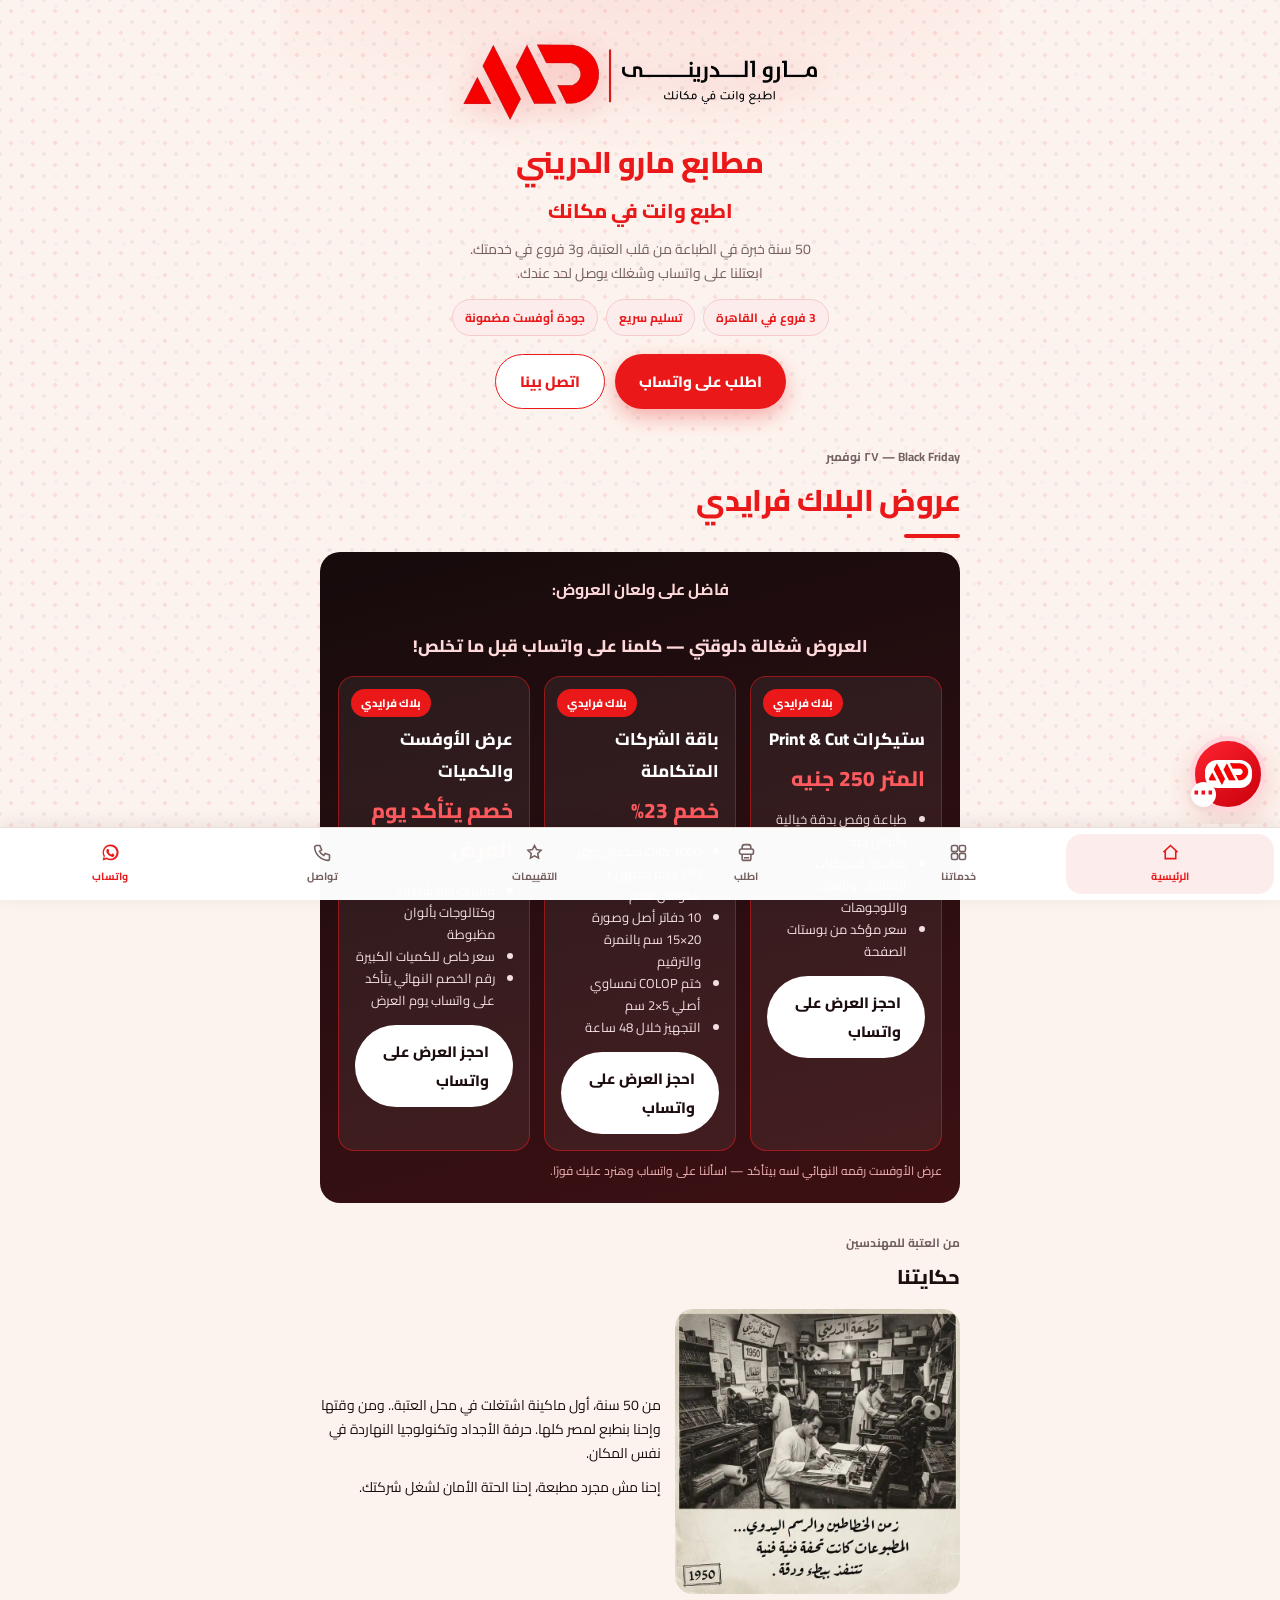
<file: index.html>
<!doctype html>
<html lang="ar" dir="rtl">
<head>
<meta charset="utf-8">
<meta name="viewport" content="width=device-width, initial-scale=1, viewport-fit=cover">
<title>مطابع مارو الدريني — اطبع وانت في مكانك</title>
<meta name="description" content="مطابع مارو الدريني — 50 سنة خبرة في الطباعة من قلب العتبة. اطبع وانت في مكانك.">
<link rel="preconnect" href="https://fonts.googleapis.com">
<link rel="preconnect" href="https://fonts.gstatic.com" crossorigin>
<link href="https://fonts.googleapis.com/css2?family=Cairo:wght@400;700;800;900&display=swap" rel="stylesheet">
<link rel="icon" type="image/png" href="photos/logo.png">
<link rel="stylesheet" href="style.css">
</head>
<body>
<div class="maro-shell">

<div class="maro-hero">
<img class="maro-logo" src="photos/logo.png" alt="لوجو مطابع مارو الدريني — MD">
<h1 class="maro-title">مطابع مارو الدريني</h1>
<p class="maro-tagline">اطبع وانت في مكانك</p>
<p class="maro-sub">50 سنة خبرة في الطباعة من قلب العتبة، و3 فروع في خدمتك. ابعتلنا على واتساب وشغلك يوصل لحد عندك.</p>
<div class="maro-chips">
<span class="maro-chip">3 فروع في القاهرة</span>
<span class="maro-chip">تسليم سريع</span>
<span class="maro-chip">جودة أوفست مضمونة</span>
</div>
<div class="maro-cta-row">
<a class="maro-btn maro-btn-primary" href="https://wa.me/201038087724?text=%D8%A3%D9%87%D9%84%D9%8B%D8%A7%20%D9%85%D8%B7%D8%A7%D8%A8%D8%B9%20%D9%85%D8%A7%D8%B1%D9%88%20%D8%A7%D9%84%D8%AF%D8%B1%D9%8A%D9%86%D9%8A%20%F0%9F%91%8B%20%D8%B9%D8%A7%D9%8A%D8%B2%20%D8%A3%D8%B9%D9%85%D9%84%20%D8%B7%D9%84%D8%A8%20%D8%AC%D8%AF%D9%8A%D8%AF." target="_blank" rel="noreferrer">اطلب على واتساب</a>
<a class="maro-btn maro-btn-ghost" href="tel:+201038085707">اتصل بينا</a>
</div>
</div>
<section class="file-group">
<span class="file-group-label">Black Friday — ٢٧ نوفمبر</span>
<h2 class="file-group-heading">عروض البلاك فرايدي</h2>

<div class="maro-bf">
<p class="maro-bf-lead">فاضل على ولعان العروض:</p>
<div class="maro-count" id="maro-count" dir="ltr" aria-label="العد التنازلي للبلاك فرايدي">
<div class="maro-count-cell"><span class="maro-count-num">00</span><span class="maro-count-label">يوم</span></div>
<div class="maro-count-cell"><span class="maro-count-num">00</span><span class="maro-count-label">ساعة</span></div>
<div class="maro-count-cell"><span class="maro-count-num">00</span><span class="maro-count-label">دقيقة</span></div>
<div class="maro-count-cell"><span class="maro-count-num">00</span><span class="maro-count-label">ثانية</span></div>
</div>
<div class="maro-offers">
<div class="maro-offer">
<span class="maro-offer-badge">بلاك فرايدي</span>
<h3 class="maro-offer-title">ستيكرات Print & Cut</h3>
<p class="maro-offer-price">المتر 250 جنيه</p>
<ul class="maro-offer-lines">
<li>طباعة وقص بدقة خيالية وألوان حية</li>
<li>مناسبة لستيكرات المنتجات والعلب واللوجوهات</li>
<li>سعر مؤكد من بوستات الصفحة</li>
</ul>
<a class="maro-btn maro-btn-light maro-btn-block" href="https://wa.me/201038087724?text=%D8%A3%D9%87%D9%84%D9%8B%D8%A7%20%D9%85%D8%B7%D8%A7%D8%A8%D8%B9%20%D9%85%D8%A7%D8%B1%D9%88%20%D8%A7%D9%84%D8%AF%D8%B1%D9%8A%D9%86%D9%8A%20%F0%9F%91%8B%20%D8%B9%D8%A7%D9%8A%D8%B2%20%D8%A3%D8%B7%D9%84%D8%A8%20%D8%B3%D8%AA%D9%8A%D9%83%D8%B1%D8%A7%D8%AA%20Print%20%26%20Cut%20%D8%A8%D8%B9%D8%B1%D8%B6%20%D8%A7%D9%84%D8%A8%D9%84%D8%A7%D9%83%20%D9%81%D8%B1%D8%A7%D9%8A%D8%AF%D9%8A%20%28%D8%A7%D9%84%D9%85%D8%AA%D8%B1%20250%20%D8%AC%D9%86%D9%8A%D9%87%29.%20%D8%A7%D9%84%D8%AA%D9%81%D8%A7%D8%B5%D9%8A%D9%84%3A%20" target="_blank" rel="noreferrer">احجز العرض على واتساب</a>
</div>
<div class="maro-offer">
<span class="maro-offer-badge">بلاك فرايدي</span>
<h3 class="maro-offer-title">باقة الشركات المتكاملة</h3>
<p class="maro-offer-price">خصم 23%</p>
<ul class="maro-offer-lines">
<li>1000 كارت شخصي ورق 350 جرام وجهين + سلوفان فخم</li>
<li>10 دفاتر أصل وصورة 20×15 سم بالنمرة والترقيم</li>
<li>ختم COLOP نمساوي أصلي 5×2 سم</li>
<li>التجهيز خلال 48 ساعة</li>
</ul>
<a class="maro-btn maro-btn-light maro-btn-block" href="https://wa.me/201038087724?text=%D8%A3%D9%87%D9%84%D9%8B%D8%A7%20%D9%85%D8%B7%D8%A7%D8%A8%D8%B9%20%D9%85%D8%A7%D8%B1%D9%88%20%D8%A7%D9%84%D8%AF%D8%B1%D9%8A%D9%86%D9%8A%20%F0%9F%91%8B%20%D8%B9%D8%A7%D9%8A%D8%B2%20%D8%A8%D8%A7%D9%82%D8%A9%20%D8%A7%D9%84%D8%B4%D8%B1%D9%83%D8%A7%D8%AA%20%D8%A7%D9%84%D9%85%D8%AA%D9%83%D8%A7%D9%85%D9%84%D8%A9%20%28%D9%83%D8%B1%D9%88%D8%AA%20%2B%20%D8%AF%D9%81%D8%A7%D8%AA%D8%B1%20%2B%20%D8%AE%D8%AA%D9%85%20COLOP%29%20%D8%A8%D8%AE%D8%B5%D9%85%20%D8%A7%D9%84%D8%A8%D9%84%D8%A7%D9%83%20%D9%81%D8%B1%D8%A7%D9%8A%D8%AF%D9%8A.%20%D8%A8%D9%8A%D8%A7%D9%86%D8%A7%D8%AA%20%D8%A7%D9%84%D8%B4%D8%B1%D9%83%D8%A9%3A%20" target="_blank" rel="noreferrer">احجز العرض على واتساب</a>
</div>
<div class="maro-offer">
<span class="maro-offer-badge">بلاك فرايدي</span>
<h3 class="maro-offer-title">عرض الأوفست والكميات</h3>
<p class="maro-offer-price">خصم يتأكد يوم العرض</p>
<ul class="maro-offer-lines">
<li>فلايرات وبروشورات وكتالوجات بألوان مظبوطة</li>
<li>سعر خاص للكميات الكبيرة</li>
<li>رقم الخصم النهائي يتأكد على واتساب يوم العرض</li>
</ul>
<a class="maro-btn maro-btn-light maro-btn-block" href="https://wa.me/201038087724?text=%D8%A3%D9%87%D9%84%D9%8B%D8%A7%20%D9%85%D8%B7%D8%A7%D8%A8%D8%B9%20%D9%85%D8%A7%D8%B1%D9%88%20%D8%A7%D9%84%D8%AF%D8%B1%D9%8A%D9%86%D9%8A%20%F0%9F%91%8B%20%D8%B9%D8%A7%D9%8A%D8%B2%20%D8%A3%D8%B9%D8%B1%D9%81%20%D8%B9%D8%B1%D8%B6%20%D8%A7%D9%84%D8%A8%D9%84%D8%A7%D9%83%20%D9%81%D8%B1%D8%A7%D9%8A%D8%AF%D9%8A%20%D8%B9%D9%84%D9%89%20%D8%B7%D8%A8%D8%A7%D8%B9%D8%A9%20%D8%A7%D9%84%D8%A3%D9%88%D9%81%D8%B3%D8%AA%20%D9%88%D8%A7%D9%84%D9%83%D9%85%D9%8A%D8%A7%D8%AA.%20%D8%A7%D9%84%D9%83%D9%85%D9%8A%D8%A9%20%D8%A7%D9%84%D9%84%D9%8A%20%D9%85%D8%AD%D8%AA%D8%A7%D8%AC%D9%87%D8%A7%3A%20" target="_blank" rel="noreferrer">احجز العرض على واتساب</a>
</div>

</div>
<p class="file-caption" style="color:#f3b3b5">عرض الأوفست رقمه النهائي لسه بيتأكد — اسألنا على واتساب وهنرد عليك فورًا.</p>
</div>
</section><section class="file-group">
<span class="file-group-label">من العتبة للمهندسين</span>
<h2 class="file-group-heading">حكايتنا</h2>

<div class="maro-heritage">
<img src="photos/heritage.jpg" alt="مطبعة الدريني زمان — حرفة الطباعة اليدوية">
<div>
<p class="file-paragraph">من 50 سنة، أول ماكينة اشتغلت في محل العتبة.. ومن وقتها وإحنا بنطبع لمصر كلها. حرفة الأجداد وتكنولوجيا النهاردة في نفس المكان.</p>
<p class="file-paragraph">إحنا مش مجرد مطبعة، إحنا الحتة الأمان لشغل شركتك.</p>
</div>
</div>
</section>
</div>
<nav class="maro-tabbar" aria-label="شريط التنقل">
<a aria-current='page' class='maro-tab' href='index.html'><svg viewBox="0 0 24 24" fill="none" stroke="currentColor" stroke-width="1.8" aria-hidden="true"><path d="M4 11.5 12 4l8 7.5M6 10v9h12v-9"/></svg><span>الرئيسية</span></a>
<a class='maro-tab' href='services.html'><svg viewBox="0 0 24 24" fill="none" stroke="currentColor" stroke-width="1.8" aria-hidden="true"><rect x="4" y="4" width="7" height="7" rx="1.8"/><rect x="13" y="4" width="7" height="7" rx="1.8"/><rect x="4" y="13" width="7" height="7" rx="1.8"/><rect x="13" y="13" width="7" height="7" rx="1.8"/></svg><span>خدماتنا</span></a>
<a class='maro-tab' href='order.html'><svg viewBox="0 0 24 24" fill="none" stroke="currentColor" stroke-width="1.8" aria-hidden="true"><path d="M7 8V6a3 3 0 0 1 3-3h4a3 3 0 0 1 3 3v2"/><rect x="4" y="8" width="16" height="6" rx="2"/><path d="M7 14v5a2 2 0 0 0 2 2h6a2 2 0 0 0 2-2v-5M9 18h6"/></svg><span>اطلب</span></a>
<a class='maro-tab' href='reviews.html'><svg viewBox="0 0 24 24" fill="none" stroke="currentColor" stroke-width="1.8" aria-hidden="true"><path d="m12 4 2.3 4.7 5.2.8-3.8 3.7.9 5.2L12 15.9l-4.6 2.5.9-5.2-3.8-3.7 5.2-.8z"/></svg><span>التقييمات</span></a>
<a class='maro-tab' href='contact.html'><svg viewBox="0 0 24 24" fill="none" stroke="currentColor" stroke-width="1.8" aria-hidden="true"><path d="M5 4h4l2 5-2.5 1.5a11 11 0 0 0 5 5L15 13l5 2v4a2 2 0 0 1-2 2A16 16 0 0 1 3 6a2 2 0 0 1 2-2"/></svg><span>تواصل</span></a>
<a class="maro-tab maro-tab-wa" href="https://wa.me/201038087724?text=%D8%A3%D9%87%D9%84%D9%8B%D8%A7%20%D9%85%D8%B7%D8%A7%D8%A8%D8%B9%20%D9%85%D8%A7%D8%B1%D9%88%20%D8%A7%D9%84%D8%AF%D8%B1%D9%8A%D9%86%D9%8A%20%F0%9F%91%8B" target="_blank" rel="noreferrer"><svg viewBox="0 0 24 24" fill="currentColor" aria-hidden="true"><path d="M12 3a9 9 0 0 0-7.8 13.5L3 21l4.7-1.2A9 9 0 1 0 12 3zm0 16.2c-1.5 0-2.9-.4-4.1-1.2l-.3-.2-2.8.7.8-2.7-.2-.3A7.2 7.2 0 1 1 12 19.2zm4-5.3c-.2-.1-1.3-.7-1.5-.7-.2-.1-.4-.1-.5.1l-.7.8c-.1.2-.3.2-.5.1a5.9 5.9 0 0 1-2.9-2.5c-.2-.4.2-.4.6-1.2.1-.2 0-.3 0-.5l-.7-1.6c-.2-.4-.4-.4-.5-.4h-.5c-.2 0-.4.1-.7.3-.2.3-.9.9-.9 2.1s.9 2.5 1 2.6a10 10 0 0 0 3.8 3.4c1.4.6 2 .7 2.7.6.4-.1 1.3-.5 1.5-1.1.2-.5.2-1 .1-1.1l-.5-.1z"/></svg><span>واتساب</span></a>
</nav>
<script src="app.js?v=20261124-chat2"></script>
</body>
</html>

<script src="chat-fix.js?v=20261126b"></script>
</file>
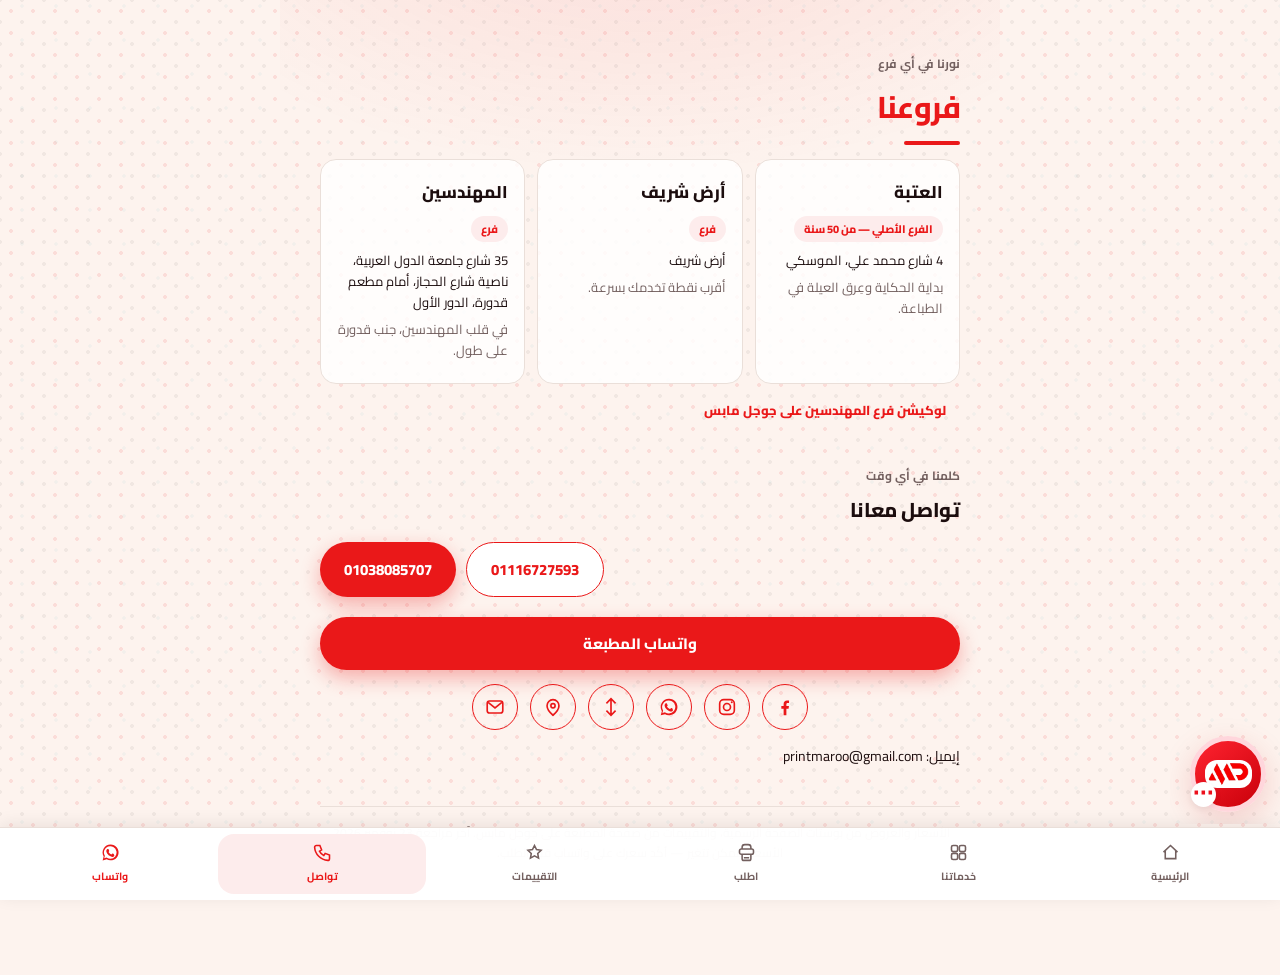
<file: contact.html>
<!doctype html>
<html lang="ar" dir="rtl">
<head>
<meta charset="utf-8">
<meta name="viewport" content="width=device-width, initial-scale=1, viewport-fit=cover">
<title>تواصل معانا — مطابع مارو الدريني</title>
<meta name="description" content="مطابع مارو الدريني — 50 سنة خبرة في الطباعة من قلب العتبة. اطبع وانت في مكانك.">
<link rel="preconnect" href="https://fonts.googleapis.com">
<link rel="preconnect" href="https://fonts.gstatic.com" crossorigin>
<link href="https://fonts.googleapis.com/css2?family=Cairo:wght@400;700;800;900&display=swap" rel="stylesheet">
<link rel="icon" type="image/png" href="photos/logo.png">
<link rel="stylesheet" href="style.css">
</head>
<body>
<div class="maro-shell">
<section class="file-group">
<span class="file-group-label">نورنا في أي فرع</span>
<h2 class="file-group-heading">فروعنا</h2>

<div class="maro-branches">
<div class="maro-branch">
<h3>العتبة</h3>
<span class="maro-branch-tag">الفرع الأصلي — من 50 سنة</span>
<p>4 شارع محمد علي، الموسكي</p>
<p class="maro-branch-note">بداية الحكاية وعِرق العيلة في الطباعة.</p>
</div>
<div class="maro-branch">
<h3>أرض شريف</h3>
<span class="maro-branch-tag">فرع</span>
<p>أرض شريف</p>
<p class="maro-branch-note">أقرب نقطة تخدمك بسرعة.</p>
</div>
<div class="maro-branch">
<h3>المهندسين</h3>
<span class="maro-branch-tag">فرع</span>
<p>35 شارع جامعة الدول العربية، ناصية شارع الحجاز، أمام مطعم قدورة، الدور الأول</p>
<p class="maro-branch-note">في قلب المهندسين، جنب قدورة على طول.</p>
</div>

</div>
<a class="maro-service-cta" href="https://maps.app.goo.gl/KsXszYVtByxzmKZeA" target="_blank" rel="noreferrer">لوكيشن فرع المهندسين على جوجل مابس</a>
</section><section class="file-group">
<span class="file-group-label">كلمنا في أي وقت</span>
<h2 class="file-group-heading">تواصل معانا</h2>

<div class="maro-contact">
<div class="maro-contact-phones" dir="ltr">
<a class="maro-btn maro-btn-primary" href="tel:+201038085707">01038085707</a>
<a class="maro-btn maro-btn-ghost" href="tel:+201116727593">01116727593</a>
</div>
<a class="maro-btn maro-btn-primary maro-btn-block" href="https://wa.me/201038087724?text=%D8%A3%D9%87%D9%84%D9%8B%D8%A7%20%D9%85%D8%B7%D8%A7%D8%A8%D8%B9%20%D9%85%D8%A7%D8%B1%D9%88%20%D8%A7%D9%84%D8%AF%D8%B1%D9%8A%D9%86%D9%8A%20%F0%9F%91%8B" target="_blank" rel="noreferrer">واتساب المطبعة</a>
<div class="maro-socials">
<a href="https://www.facebook.com/profile.php?id=61570751782203" target="_blank" rel="noreferrer" aria-label="فيسبوك"><svg viewBox="0 0 24 24" width="22" height="22" fill="currentColor"><path d="M13.5 21v-7h2.4l.4-3h-2.8V9.1c0-.9.3-1.5 1.6-1.5h1.3V5c-.3 0-1.2-.1-2.2-.1-2.2 0-3.7 1.3-3.7 3.8V11H8v3h2.5v7h3z"/></svg></a>
<a href="https://www.instagram.com/maro.el_dreny" target="_blank" rel="noreferrer" aria-label="انستجرام"><svg viewBox="0 0 24 24" width="22" height="22" fill="none" stroke="currentColor" stroke-width="1.8"><rect x="4" y="4" width="16" height="16" rx="4.5"/><circle cx="12" cy="12" r="3.8"/><circle cx="17.2" cy="6.8" r="1.1" fill="currentColor" stroke="none"/></svg></a>
<a href="https://wa.me/201038087724" target="_blank" rel="noreferrer" aria-label="واتساب"><svg width="22" height="22" viewBox="0 0 24 24" fill="currentColor" aria-hidden="true"><path d="M12 3a9 9 0 0 0-7.8 13.5L3 21l4.7-1.2A9 9 0 1 0 12 3zm0 16.2c-1.5 0-2.9-.4-4.1-1.2l-.3-.2-2.8.7.8-2.7-.2-.3A7.2 7.2 0 1 1 12 19.2zm4-5.3c-.2-.1-1.3-.7-1.5-.7-.2-.1-.4-.1-.5.1l-.7.8c-.1.2-.3.2-.5.1a5.9 5.9 0 0 1-2.9-2.5c-.2-.4.2-.4.6-1.2.1-.2 0-.3 0-.5l-.7-1.6c-.2-.4-.4-.4-.5-.4h-.5c-.2 0-.4.1-.7.3-.2.3-.9.9-.9 2.1s.9 2.5 1 2.6a10 10 0 0 0 3.8 3.4c1.4.6 2 .7 2.7.6.4-.1 1.3-.5 1.5-1.1.2-.5.2-1 .1-1.1l-.5-.1z"/></svg></a>
<a href="https://linktr.ee/maroeldreny" target="_blank" rel="noreferrer" aria-label="لينك تري"><svg viewBox="0 0 24 24" width="22" height="22" fill="none" stroke="currentColor" stroke-width="1.8"><path d="M12 3v18M7 8l5-5 5 5M7 16l5 5 5-5"/></svg></a>
<a href="https://maps.app.goo.gl/KsXszYVtByxzmKZeA" target="_blank" rel="noreferrer" aria-label="جوجل مابس"><svg viewBox="0 0 24 24" width="22" height="22" fill="none" stroke="currentColor" stroke-width="1.8"><path d="M12 21s-6.5-5.4-6.5-10.3A6.5 6.5 0 0 1 12 4a6.5 6.5 0 0 1 6.5 6.7C18.5 15.6 12 21 12 21z"/><circle cx="12" cy="10.6" r="2.3"/></svg></a>
<a href="mailto:printmaroo@gmail.com" aria-label="إيميل" title="printmaroo@gmail.com"><svg viewBox="0 0 24 24" width="22" height="22" fill="none" stroke="currentColor" stroke-width="1.8"><rect x="3.5" y="5.5" width="17" height="13" rx="2.5"/><path d="m4.5 7 7.5 6 7.5-6"/></svg></a>

</div>
<p class="file-paragraph">إيميل: <bdi>printmaroo@gmail.com</bdi></p>
</div>
</section>
<p class="file-closing">الأسعار والعروض من بوستات الصفحة الرسمية، والتقييمات من صفحة المطبعة على جوجل مابس. آخر مراجعة 23 نوفمبر 2026. الأسعار ممكن تتغير — أكّد سعرك على واتساب قبل الطلب.</p>
</div>
<nav class="maro-tabbar" aria-label="شريط التنقل">
<a class='maro-tab' href='index.html'><svg viewBox="0 0 24 24" fill="none" stroke="currentColor" stroke-width="1.8" aria-hidden="true"><path d="M4 11.5 12 4l8 7.5M6 10v9h12v-9"/></svg><span>الرئيسية</span></a>
<a class='maro-tab' href='services.html'><svg viewBox="0 0 24 24" fill="none" stroke="currentColor" stroke-width="1.8" aria-hidden="true"><rect x="4" y="4" width="7" height="7" rx="1.8"/><rect x="13" y="4" width="7" height="7" rx="1.8"/><rect x="4" y="13" width="7" height="7" rx="1.8"/><rect x="13" y="13" width="7" height="7" rx="1.8"/></svg><span>خدماتنا</span></a>
<a class='maro-tab' href='order.html'><svg viewBox="0 0 24 24" fill="none" stroke="currentColor" stroke-width="1.8" aria-hidden="true"><path d="M7 8V6a3 3 0 0 1 3-3h4a3 3 0 0 1 3 3v2"/><rect x="4" y="8" width="16" height="6" rx="2"/><path d="M7 14v5a2 2 0 0 0 2 2h6a2 2 0 0 0 2-2v-5M9 18h6"/></svg><span>اطلب</span></a>
<a class='maro-tab' href='reviews.html'><svg viewBox="0 0 24 24" fill="none" stroke="currentColor" stroke-width="1.8" aria-hidden="true"><path d="m12 4 2.3 4.7 5.2.8-3.8 3.7.9 5.2L12 15.9l-4.6 2.5.9-5.2-3.8-3.7 5.2-.8z"/></svg><span>التقييمات</span></a>
<a aria-current='page' class='maro-tab' href='contact.html'><svg viewBox="0 0 24 24" fill="none" stroke="currentColor" stroke-width="1.8" aria-hidden="true"><path d="M5 4h4l2 5-2.5 1.5a11 11 0 0 0 5 5L15 13l5 2v4a2 2 0 0 1-2 2A16 16 0 0 1 3 6a2 2 0 0 1 2-2"/></svg><span>تواصل</span></a>
<a class="maro-tab maro-tab-wa" href="https://wa.me/201038087724?text=%D8%A3%D9%87%D9%84%D9%8B%D8%A7%20%D9%85%D8%B7%D8%A7%D8%A8%D8%B9%20%D9%85%D8%A7%D8%B1%D9%88%20%D8%A7%D9%84%D8%AF%D8%B1%D9%8A%D9%86%D9%8A%20%F0%9F%91%8B" target="_blank" rel="noreferrer"><svg viewBox="0 0 24 24" fill="currentColor" aria-hidden="true"><path d="M12 3a9 9 0 0 0-7.8 13.5L3 21l4.7-1.2A9 9 0 1 0 12 3zm0 16.2c-1.5 0-2.9-.4-4.1-1.2l-.3-.2-2.8.7.8-2.7-.2-.3A7.2 7.2 0 1 1 12 19.2zm4-5.3c-.2-.1-1.3-.7-1.5-.7-.2-.1-.4-.1-.5.1l-.7.8c-.1.2-.3.2-.5.1a5.9 5.9 0 0 1-2.9-2.5c-.2-.4.2-.4.6-1.2.1-.2 0-.3 0-.5l-.7-1.6c-.2-.4-.4-.4-.5-.4h-.5c-.2 0-.4.1-.7.3-.2.3-.9.9-.9 2.1s.9 2.5 1 2.6a10 10 0 0 0 3.8 3.4c1.4.6 2 .7 2.7.6.4-.1 1.3-.5 1.5-1.1.2-.5.2-1 .1-1.1l-.5-.1z"/></svg><span>واتساب</span></a>
</nav>
<script src="app.js?v=20261124-chat2"></script>
</body>
</html>
</file>
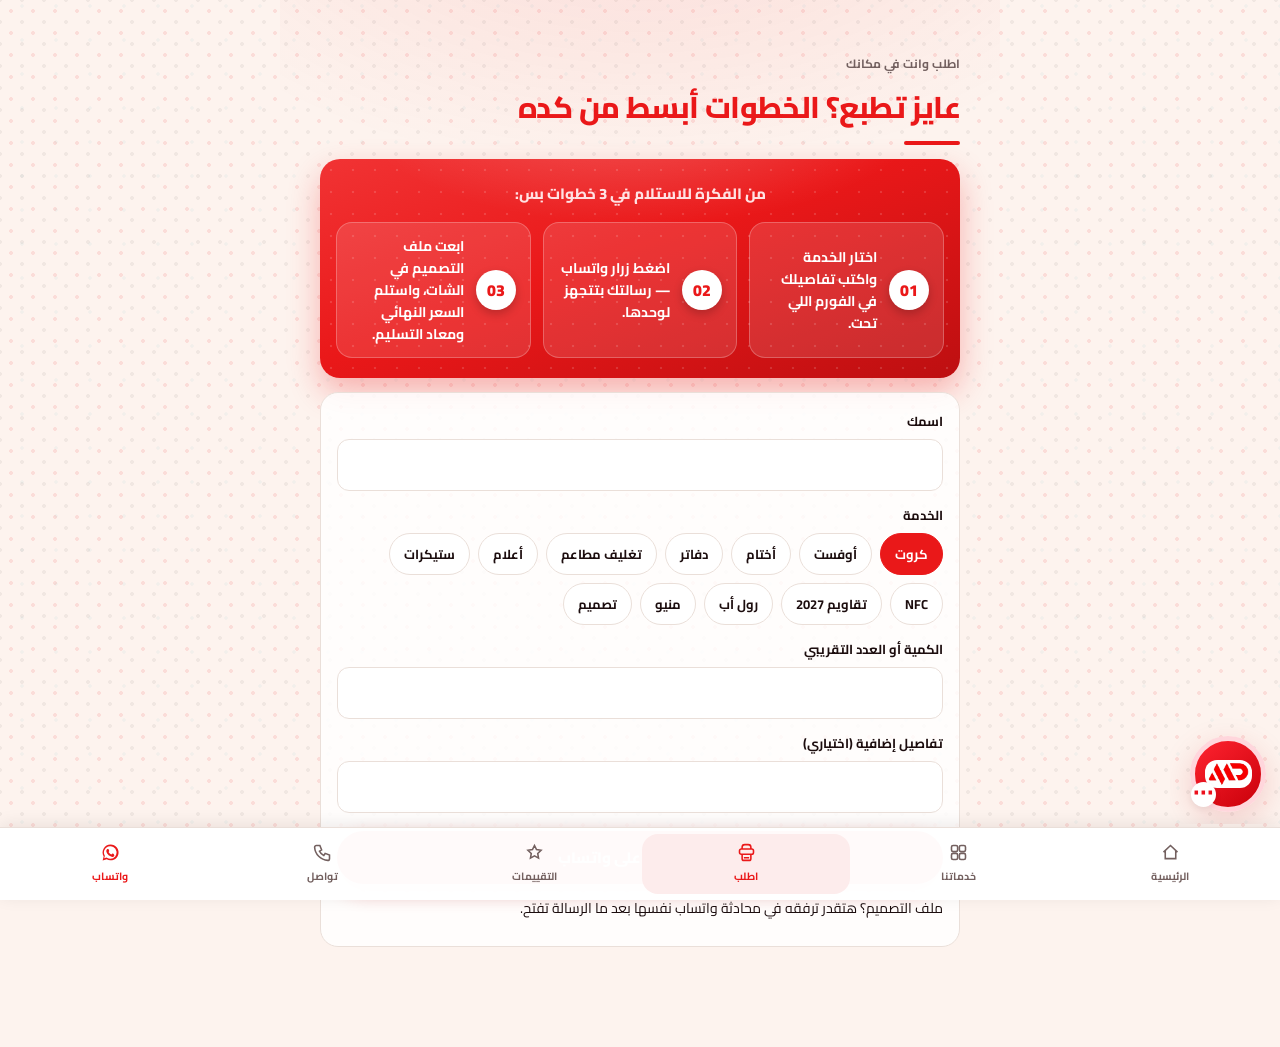
<file: order.html>
<!doctype html>
<html lang="ar" dir="rtl">
<head>
<meta charset="utf-8">
<meta name="viewport" content="width=device-width, initial-scale=1, viewport-fit=cover">
<title>اطلب دلوقتي — مطابع مارو الدريني</title>
<meta name="description" content="مطابع مارو الدريني — 50 سنة خبرة في الطباعة من قلب العتبة. اطبع وانت في مكانك.">
<link rel="preconnect" href="https://fonts.googleapis.com">
<link rel="preconnect" href="https://fonts.gstatic.com" crossorigin>
<link href="https://fonts.googleapis.com/css2?family=Cairo:wght@400;700;800;900&display=swap" rel="stylesheet">
<link rel="icon" type="image/png" href="photos/logo.png">
<link rel="stylesheet" href="style.css">
</head>
<body>
<div class="maro-shell">
<section class="file-group">
<span class="file-group-label">اطلب وانت في مكانك</span>
<h2 class="file-group-heading">عايز تطبع؟ الخطوات أبسط من كده</h2>

<div class="maro-steps">
<p class="maro-steps-lead">من الفكرة للاستلام في 3 خطوات بس:</p>
<ol class="maro-steps-list">
<li class="maro-step"><span class="maro-step-num" dir="ltr">01</span><span class="maro-step-text">اختار الخدمة واكتب تفاصيلك في الفورم اللي تحت.</span></li>
<li class="maro-step"><span class="maro-step-num" dir="ltr">02</span><span class="maro-step-text">اضغط زرار واتساب — رسالتك بتتجهز لوحدها.</span></li>
<li class="maro-step"><span class="maro-step-num" dir="ltr">03</span><span class="maro-step-text">ابعت ملف التصميم في الشات، واستلم السعر النهائي ومعاد التسليم.</span></li>

</ol>
</div>
<div class="maro-form" id="maro-order-form">
<div class="maro-field">
<label class="maro-field-label" for="maro-f-name">اسمك</label>
<input class="maro-field-input" id="maro-f-name" type="text" autocomplete="name">
</div>
<div class="maro-field">
<span class="maro-field-label">الخدمة</span>
<div class="maro-choices">
<button type="button" class="maro-choice" data-value="كروت" aria-pressed="true">كروت</button>
<button type="button" class="maro-choice" data-value="أوفست" aria-pressed="false">أوفست</button>
<button type="button" class="maro-choice" data-value="أختام" aria-pressed="false">أختام</button>
<button type="button" class="maro-choice" data-value="دفاتر" aria-pressed="false">دفاتر</button>
<button type="button" class="maro-choice" data-value="تغليف مطاعم" aria-pressed="false">تغليف مطاعم</button>
<button type="button" class="maro-choice" data-value="أعلام" aria-pressed="false">أعلام</button>
<button type="button" class="maro-choice" data-value="ستيكرات" aria-pressed="false">ستيكرات</button>
<button type="button" class="maro-choice" data-value="NFC" aria-pressed="false">NFC</button>
<button type="button" class="maro-choice" data-value="تقاويم 2027" aria-pressed="false">تقاويم 2027</button>
<button type="button" class="maro-choice" data-value="رول أب" aria-pressed="false">رول أب</button>
<button type="button" class="maro-choice" data-value="منيو" aria-pressed="false">منيو</button>
<button type="button" class="maro-choice" data-value="تصميم" aria-pressed="false">تصميم</button>

</div>
</div>
<div class="maro-field">
<label class="maro-field-label" for="maro-f-qty">الكمية أو العدد التقريبي</label>
<input class="maro-field-input" id="maro-f-qty" type="text" inputmode="numeric">
</div>
<div class="maro-field">
<label class="maro-field-label" for="maro-f-notes">تفاصيل إضافية (اختياري)</label>
<input class="maro-field-input" id="maro-f-notes" type="text">
</div>
<a class="maro-btn maro-btn-primary maro-btn-block" id="maro-f-send" href="https://wa.me/201038087724?text=%D8%A3%D9%87%D9%84%D9%8B%D8%A7%20%D9%85%D8%B7%D8%A7%D8%A8%D8%B9%20%D9%85%D8%A7%D8%B1%D9%88%20%D8%A7%D9%84%D8%AF%D8%B1%D9%8A%D9%86%D9%8A%20%F0%9F%91%8B" target="_blank" rel="noreferrer">ابعت الطلب على واتساب</a>
<p class="file-paragraph"><bdi>ملف التصميم؟</bdi> هتقدر ترفقه في محادثة واتساب نفسها بعد ما الرسالة تفتح.</p>
</div>
</section>
</div>
<nav class="maro-tabbar" aria-label="شريط التنقل">
<a class='maro-tab' href='index.html'><svg viewBox="0 0 24 24" fill="none" stroke="currentColor" stroke-width="1.8" aria-hidden="true"><path d="M4 11.5 12 4l8 7.5M6 10v9h12v-9"/></svg><span>الرئيسية</span></a>
<a class='maro-tab' href='services.html'><svg viewBox="0 0 24 24" fill="none" stroke="currentColor" stroke-width="1.8" aria-hidden="true"><rect x="4" y="4" width="7" height="7" rx="1.8"/><rect x="13" y="4" width="7" height="7" rx="1.8"/><rect x="4" y="13" width="7" height="7" rx="1.8"/><rect x="13" y="13" width="7" height="7" rx="1.8"/></svg><span>خدماتنا</span></a>
<a aria-current='page' class='maro-tab' href='order.html'><svg viewBox="0 0 24 24" fill="none" stroke="currentColor" stroke-width="1.8" aria-hidden="true"><path d="M7 8V6a3 3 0 0 1 3-3h4a3 3 0 0 1 3 3v2"/><rect x="4" y="8" width="16" height="6" rx="2"/><path d="M7 14v5a2 2 0 0 0 2 2h6a2 2 0 0 0 2-2v-5M9 18h6"/></svg><span>اطلب</span></a>
<a class='maro-tab' href='reviews.html'><svg viewBox="0 0 24 24" fill="none" stroke="currentColor" stroke-width="1.8" aria-hidden="true"><path d="m12 4 2.3 4.7 5.2.8-3.8 3.7.9 5.2L12 15.9l-4.6 2.5.9-5.2-3.8-3.7 5.2-.8z"/></svg><span>التقييمات</span></a>
<a class='maro-tab' href='contact.html'><svg viewBox="0 0 24 24" fill="none" stroke="currentColor" stroke-width="1.8" aria-hidden="true"><path d="M5 4h4l2 5-2.5 1.5a11 11 0 0 0 5 5L15 13l5 2v4a2 2 0 0 1-2 2A16 16 0 0 1 3 6a2 2 0 0 1 2-2"/></svg><span>تواصل</span></a>
<a class="maro-tab maro-tab-wa" href="https://wa.me/201038087724?text=%D8%A3%D9%87%D9%84%D9%8B%D8%A7%20%D9%85%D8%B7%D8%A7%D8%A8%D8%B9%20%D9%85%D8%A7%D8%B1%D9%88%20%D8%A7%D9%84%D8%AF%D8%B1%D9%8A%D9%86%D9%8A%20%F0%9F%91%8B" target="_blank" rel="noreferrer"><svg viewBox="0 0 24 24" fill="currentColor" aria-hidden="true"><path d="M12 3a9 9 0 0 0-7.8 13.5L3 21l4.7-1.2A9 9 0 1 0 12 3zm0 16.2c-1.5 0-2.9-.4-4.1-1.2l-.3-.2-2.8.7.8-2.7-.2-.3A7.2 7.2 0 1 1 12 19.2zm4-5.3c-.2-.1-1.3-.7-1.5-.7-.2-.1-.4-.1-.5.1l-.7.8c-.1.2-.3.2-.5.1a5.9 5.9 0 0 1-2.9-2.5c-.2-.4.2-.4.6-1.2.1-.2 0-.3 0-.5l-.7-1.6c-.2-.4-.4-.4-.5-.4h-.5c-.2 0-.4.1-.7.3-.2.3-.9.9-.9 2.1s.9 2.5 1 2.6a10 10 0 0 0 3.8 3.4c1.4.6 2 .7 2.7.6.4-.1 1.3-.5 1.5-1.1.2-.5.2-1 .1-1.1l-.5-.1z"/></svg><span>واتساب</span></a>
</nav>
<script src="app.js?v=20261124-chat2"></script>
</body>
</html>
</file>
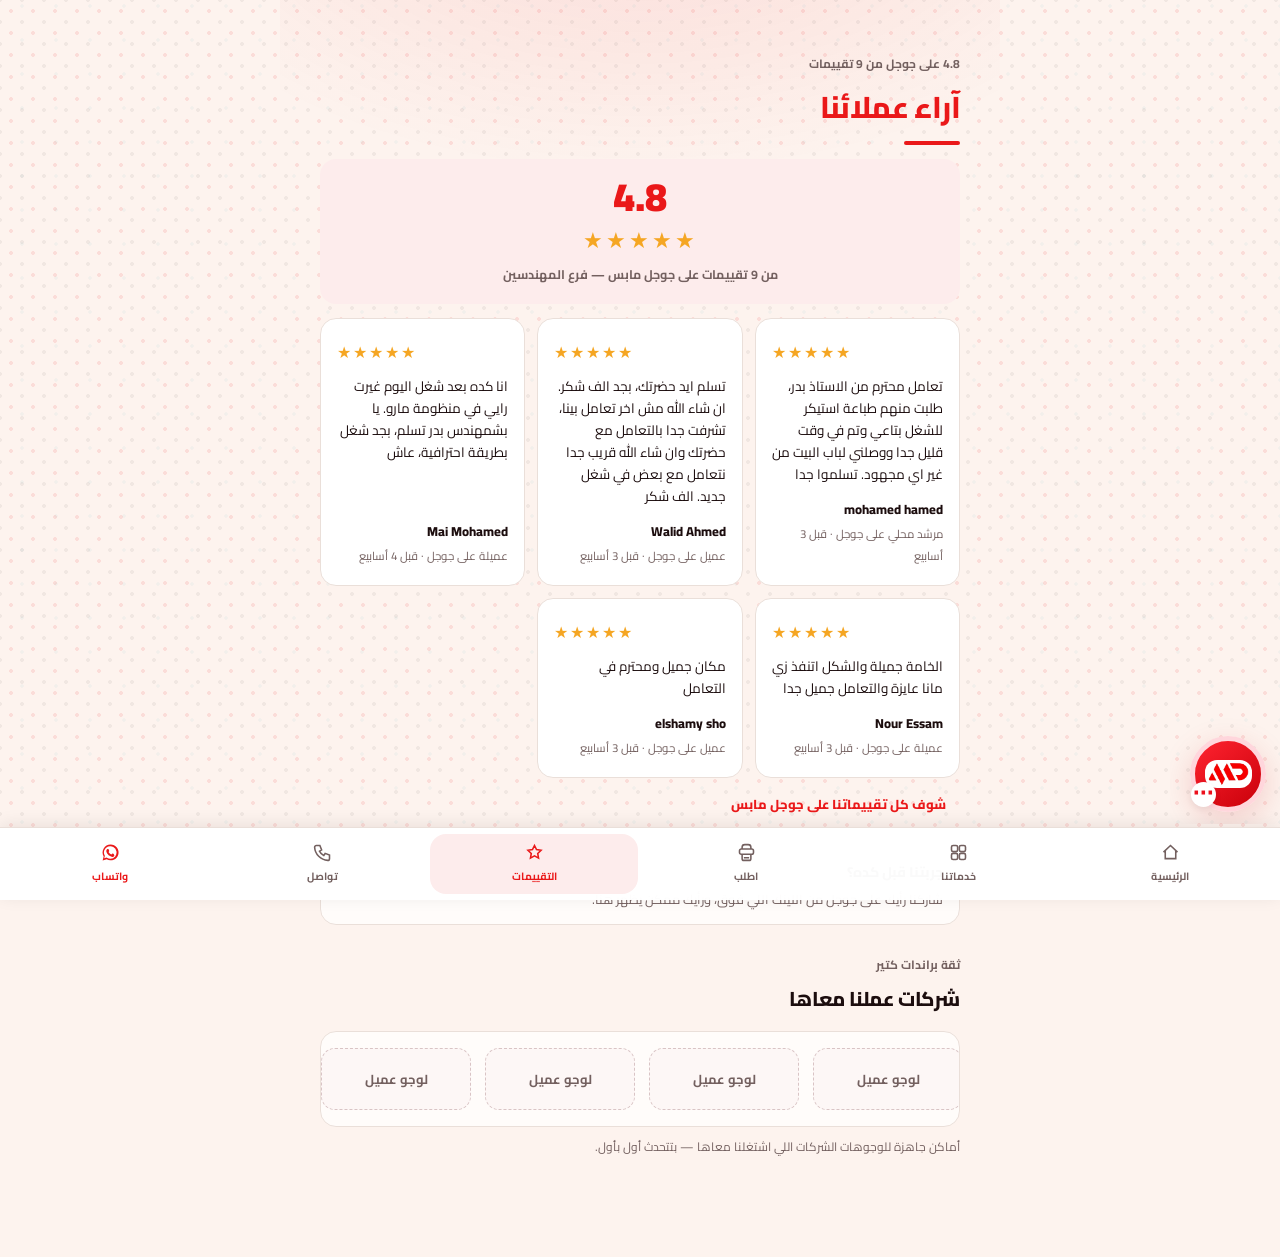
<file: reviews.html>
<!doctype html>
<html lang="ar" dir="rtl">
<head>
<meta charset="utf-8">
<meta name="viewport" content="width=device-width, initial-scale=1, viewport-fit=cover">
<title>آراء عملائنا — مطابع مارو الدريني</title>
<meta name="description" content="مطابع مارو الدريني — 50 سنة خبرة في الطباعة من قلب العتبة. اطبع وانت في مكانك.">
<link rel="preconnect" href="https://fonts.googleapis.com">
<link rel="preconnect" href="https://fonts.gstatic.com" crossorigin>
<link href="https://fonts.googleapis.com/css2?family=Cairo:wght@400;700;800;900&display=swap" rel="stylesheet">
<link rel="icon" type="image/png" href="photos/logo.png">
<link rel="stylesheet" href="style.css">
</head>
<body>
<div class="maro-shell">
<section class="file-group">
<span class="file-group-label">4.8 على جوجل من 9 تقييمات</span>
<h2 class="file-group-heading">آراء عملائنا</h2>

<div class="maro-rating-summary">
<span class="maro-rating-num">4.8</span>
<span class="maro-rating-stars" dir="ltr">★★★★★</span>
<span class="maro-rating-count">من 9 تقييمات على جوجل مابس — فرع المهندسين</span>
</div>
<div class="maro-reviews">
<div class="maro-review">
<span class="maro-review-stars" dir="ltr">★★★★★</span>
<p class="maro-review-text">تعامل محترم من الاستاذ بدر، طلبت منهم طباعة استيكر للشغل بتاعي وتم في وقت قليل جدا ووصلني لباب البيت من غير اي مجهود. تسلموا جدا</p>
<span class="maro-review-name">mohamed hamed</span>
<span class="maro-review-meta">مرشد محلي على جوجل · قبل 3 أسابيع</span>
</div>
<div class="maro-review">
<span class="maro-review-stars" dir="ltr">★★★★★</span>
<p class="maro-review-text">تسلم ايد حضرتك، بجد الف شكر. ان شاء الله مش اخر تعامل بينا، تشرفت جدا بالتعامل مع حضرتك وان شاء الله قريب جدا نتعامل مع بعض في شغل جديد. الف شكر</p>
<span class="maro-review-name">Walid Ahmed</span>
<span class="maro-review-meta">عميل على جوجل · قبل 3 أسابيع</span>
</div>
<div class="maro-review">
<span class="maro-review-stars" dir="ltr">★★★★★</span>
<p class="maro-review-text">انا كده بعد شغل اليوم غيرت رايي في منظومة مارو. يا بشمهندس بدر تسلم، بجد شغل بطريقة احترافية، عاش</p>
<span class="maro-review-name">Mai Mohamed</span>
<span class="maro-review-meta">عميلة على جوجل · قبل 4 أسابيع</span>
</div>
<div class="maro-review">
<span class="maro-review-stars" dir="ltr">★★★★★</span>
<p class="maro-review-text">الخامة جميلة والشكل اتنفذ زي مانا عايزة والتعامل جميل جدا</p>
<span class="maro-review-name">Nour Essam</span>
<span class="maro-review-meta">عميلة على جوجل · قبل 3 أسابيع</span>
</div>
<div class="maro-review">
<span class="maro-review-stars" dir="ltr">★★★★★</span>
<p class="maro-review-text">مكان جميل ومحترم في التعامل</p>
<span class="maro-review-name">elshamy sho</span>
<span class="maro-review-meta">عميل على جوجل · قبل 3 أسابيع</span>
</div>

</div>
<a class="maro-service-cta" href="https://maps.app.goo.gl/KsXszYVtByxzmKZeA" target="_blank" rel="noreferrer">شوف كل تقييماتنا على جوجل مابس</a>
<div class="file-callout">
<span class="file-callout-title">جربتنا قبل كده؟</span>
<p class="file-callout-body">شاركنا رأيك على جوجل من اللينك اللي فوق، ورأيك ممكن يظهر هنا.</p>
</div>
</section><section class="file-group">
<span class="file-group-label">ثقة براندات كتير</span>
<h2 class="file-group-heading">شركات عملنا معاها</h2>

<div class="maro-partners" dir="ltr">
<div class="maro-partners-track">
<span class="maro-partner">لوجو عميل</span>
<span class="maro-partner">لوجو عميل</span>
<span class="maro-partner">لوجو عميل</span>
<span class="maro-partner">لوجو عميل</span>
<span class="maro-partner">لوجو عميل</span>
<span class="maro-partner">لوجو عميل</span>
<span class="maro-partner">لوجو عميل</span>
<span class="maro-partner">لوجو عميل</span>
<span class="maro-partner">لوجو عميل</span>
<span class="maro-partner">لوجو عميل</span>
<span class="maro-partner">لوجو عميل</span>
<span class="maro-partner">لوجو عميل</span>

</div>
</div>
<p class="file-caption">أماكن جاهزة للوجوهات الشركات اللي اشتغلنا معاها — بتتحدث أول بأول.</p>
</section>
</div>
<nav class="maro-tabbar" aria-label="شريط التنقل">
<a class='maro-tab' href='index.html'><svg viewBox="0 0 24 24" fill="none" stroke="currentColor" stroke-width="1.8" aria-hidden="true"><path d="M4 11.5 12 4l8 7.5M6 10v9h12v-9"/></svg><span>الرئيسية</span></a>
<a class='maro-tab' href='services.html'><svg viewBox="0 0 24 24" fill="none" stroke="currentColor" stroke-width="1.8" aria-hidden="true"><rect x="4" y="4" width="7" height="7" rx="1.8"/><rect x="13" y="4" width="7" height="7" rx="1.8"/><rect x="4" y="13" width="7" height="7" rx="1.8"/><rect x="13" y="13" width="7" height="7" rx="1.8"/></svg><span>خدماتنا</span></a>
<a class='maro-tab' href='order.html'><svg viewBox="0 0 24 24" fill="none" stroke="currentColor" stroke-width="1.8" aria-hidden="true"><path d="M7 8V6a3 3 0 0 1 3-3h4a3 3 0 0 1 3 3v2"/><rect x="4" y="8" width="16" height="6" rx="2"/><path d="M7 14v5a2 2 0 0 0 2 2h6a2 2 0 0 0 2-2v-5M9 18h6"/></svg><span>اطلب</span></a>
<a aria-current='page' class='maro-tab' href='reviews.html'><svg viewBox="0 0 24 24" fill="none" stroke="currentColor" stroke-width="1.8" aria-hidden="true"><path d="m12 4 2.3 4.7 5.2.8-3.8 3.7.9 5.2L12 15.9l-4.6 2.5.9-5.2-3.8-3.7 5.2-.8z"/></svg><span>التقييمات</span></a>
<a class='maro-tab' href='contact.html'><svg viewBox="0 0 24 24" fill="none" stroke="currentColor" stroke-width="1.8" aria-hidden="true"><path d="M5 4h4l2 5-2.5 1.5a11 11 0 0 0 5 5L15 13l5 2v4a2 2 0 0 1-2 2A16 16 0 0 1 3 6a2 2 0 0 1 2-2"/></svg><span>تواصل</span></a>
<a class="maro-tab maro-tab-wa" href="https://wa.me/201038087724?text=%D8%A3%D9%87%D9%84%D9%8B%D8%A7%20%D9%85%D8%B7%D8%A7%D8%A8%D8%B9%20%D9%85%D8%A7%D8%B1%D9%88%20%D8%A7%D9%84%D8%AF%D8%B1%D9%8A%D9%86%D9%8A%20%F0%9F%91%8B" target="_blank" rel="noreferrer"><svg viewBox="0 0 24 24" fill="currentColor" aria-hidden="true"><path d="M12 3a9 9 0 0 0-7.8 13.5L3 21l4.7-1.2A9 9 0 1 0 12 3zm0 16.2c-1.5 0-2.9-.4-4.1-1.2l-.3-.2-2.8.7.8-2.7-.2-.3A7.2 7.2 0 1 1 12 19.2zm4-5.3c-.2-.1-1.3-.7-1.5-.7-.2-.1-.4-.1-.5.1l-.7.8c-.1.2-.3.2-.5.1a5.9 5.9 0 0 1-2.9-2.5c-.2-.4.2-.4.6-1.2.1-.2 0-.3 0-.5l-.7-1.6c-.2-.4-.4-.4-.5-.4h-.5c-.2 0-.4.1-.7.3-.2.3-.9.9-.9 2.1s.9 2.5 1 2.6a10 10 0 0 0 3.8 3.4c1.4.6 2 .7 2.7.6.4-.1 1.3-.5 1.5-1.1.2-.5.2-1 .1-1.1l-.5-.1z"/></svg><span>واتساب</span></a>
</nav>
<script src="app.js?v=20261124-chat2"></script>
</body>
</html>
</file>
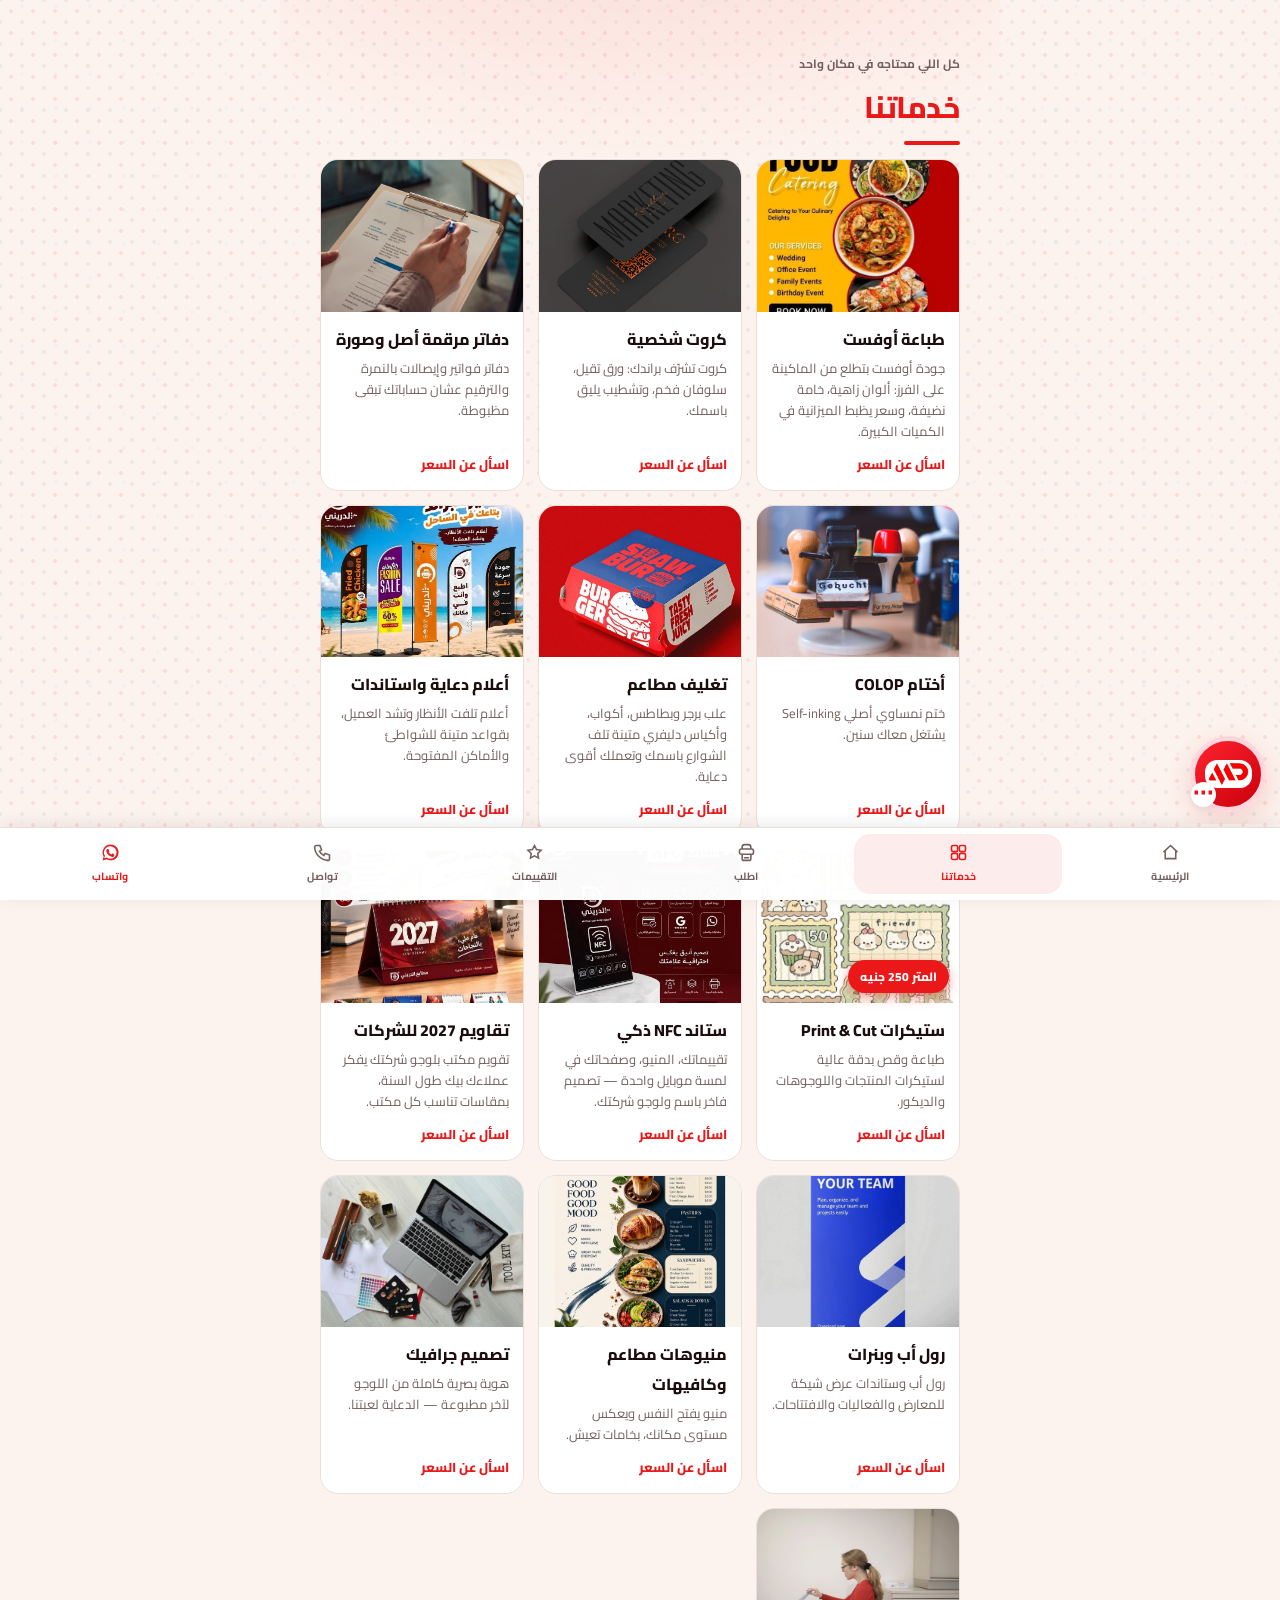
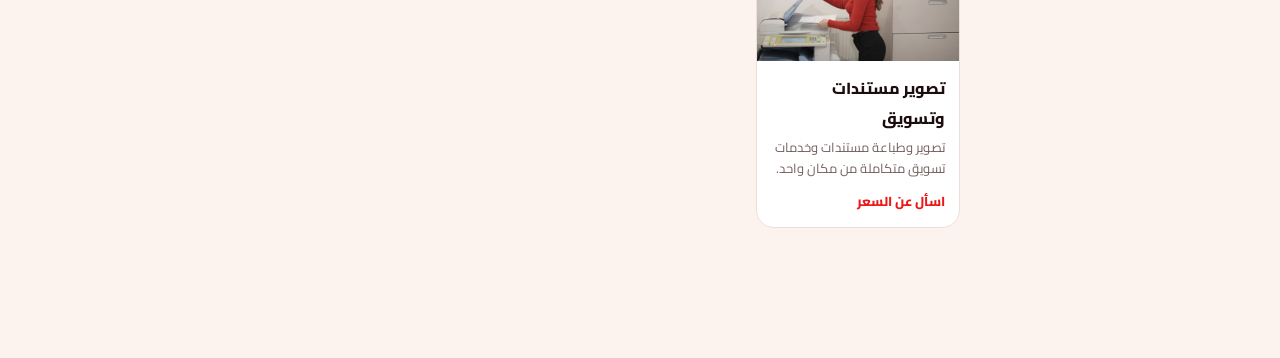
<file: services.html>
<!doctype html>
<html lang="ar" dir="rtl">
<head>
<meta charset="utf-8">
<meta name="viewport" content="width=device-width, initial-scale=1, viewport-fit=cover">
<title>خدماتنا — مطابع مارو الدريني</title>
<meta name="description" content="مطابع مارو الدريني — 50 سنة خبرة في الطباعة من قلب العتبة. اطبع وانت في مكانك.">
<link rel="preconnect" href="https://fonts.googleapis.com">
<link rel="preconnect" href="https://fonts.gstatic.com" crossorigin>
<link href="https://fonts.googleapis.com/css2?family=Cairo:wght@400;700;800;900&display=swap" rel="stylesheet">
<link rel="icon" type="image/png" href="photos/logo.png">
<link rel="stylesheet" href="style.css">
</head>
<body>
<div class="maro-shell">
<section class="file-group">
<span class="file-group-label">كل اللي محتاجه في مكان واحد</span>
<h2 class="file-group-heading">خدماتنا</h2>

<div class="maro-services">
<div class="maro-service">
<div class="maro-service-imgwrap">
<img src="photos/flyer.jpg" alt="طباعة أوفست" loading="lazy">

</div>
<h3 class="maro-service-name">طباعة أوفست</h3>
<p class="maro-service-desc">جودة أوفست بتطلع من الماكينة على الفرز: ألوان زاهية، خامة نضيفة، وسعر يظبط الميزانية في الكميات الكبيرة.</p>
<a class="maro-service-cta" href="https://wa.me/201038087724?text=%D8%A3%D9%87%D9%84%D9%8B%D8%A7%20%D9%85%D8%B7%D8%A7%D8%A8%D8%B9%20%D9%85%D8%A7%D8%B1%D9%88%20%D8%A7%D9%84%D8%AF%D8%B1%D9%8A%D9%86%D9%8A%20%F0%9F%91%8B%20%D8%B9%D8%A7%D9%8A%D8%B2%20%D8%A3%D8%B3%D8%AA%D9%81%D8%B3%D8%B1%20%D8%B9%D9%86%20%D8%AE%D8%AF%D9%85%D8%A9%3A%20%D8%B7%D8%A8%D8%A7%D8%B9%D8%A9%20%D8%A3%D9%88%D9%81%D8%B3%D8%AA." target="_blank" rel="noreferrer">اسأل عن السعر</a>
</div>
<div class="maro-service">
<div class="maro-service-imgwrap">
<img src="photos/cards.jpg" alt="كروت شخصية" loading="lazy">

</div>
<h3 class="maro-service-name">كروت شخصية</h3>
<p class="maro-service-desc">كروت تشرّف براندك: ورق تقيل، سلوفان فخم، وتشطيب يليق باسمك.</p>
<a class="maro-service-cta" href="https://wa.me/201038087724?text=%D8%A3%D9%87%D9%84%D9%8B%D8%A7%20%D9%85%D8%B7%D8%A7%D8%A8%D8%B9%20%D9%85%D8%A7%D8%B1%D9%88%20%D8%A7%D9%84%D8%AF%D8%B1%D9%8A%D9%86%D9%8A%20%F0%9F%91%8B%20%D8%B9%D8%A7%D9%8A%D8%B2%20%D8%A3%D8%B3%D8%AA%D9%81%D8%B3%D8%B1%20%D8%B9%D9%86%20%D8%AE%D8%AF%D9%85%D8%A9%3A%20%D9%83%D8%B1%D9%88%D8%AA%20%D8%B4%D8%AE%D8%B5%D9%8A%D8%A9." target="_blank" rel="noreferrer">اسأل عن السعر</a>
</div>
<div class="maro-service">
<div class="maro-service-imgwrap">
<img src="photos/invoice-book.jpg" alt="دفاتر مرقمة أصل وصورة" loading="lazy">

</div>
<h3 class="maro-service-name">دفاتر مرقمة أصل وصورة</h3>
<p class="maro-service-desc">دفاتر فواتير وإيصالات بالنمرة والترقيم عشان حساباتك تبقى مظبوطة.</p>
<a class="maro-service-cta" href="https://wa.me/201038087724?text=%D8%A3%D9%87%D9%84%D9%8B%D8%A7%20%D9%85%D8%B7%D8%A7%D8%A8%D8%B9%20%D9%85%D8%A7%D8%B1%D9%88%20%D8%A7%D9%84%D8%AF%D8%B1%D9%8A%D9%86%D9%8A%20%F0%9F%91%8B%20%D8%B9%D8%A7%D9%8A%D8%B2%20%D8%A3%D8%B3%D8%AA%D9%81%D8%B3%D8%B1%20%D8%B9%D9%86%20%D8%AE%D8%AF%D9%85%D8%A9%3A%20%D8%AF%D9%81%D8%A7%D8%AA%D8%B1%20%D9%85%D8%B1%D9%82%D9%85%D8%A9%20%D8%A3%D8%B5%D9%84%20%D9%88%D8%B5%D9%88%D8%B1%D8%A9." target="_blank" rel="noreferrer">اسأل عن السعر</a>
</div>
<div class="maro-service">
<div class="maro-service-imgwrap">
<img src="photos/stamps-machine.jpg" alt="أختام COLOP" loading="lazy">

</div>
<h3 class="maro-service-name">أختام COLOP</h3>
<p class="maro-service-desc">ختم نمساوي أصلي Self-inking يشتغل معاك سنين.</p>
<a class="maro-service-cta" href="https://wa.me/201038087724?text=%D8%A3%D9%87%D9%84%D9%8B%D8%A7%20%D9%85%D8%B7%D8%A7%D8%A8%D8%B9%20%D9%85%D8%A7%D8%B1%D9%88%20%D8%A7%D9%84%D8%AF%D8%B1%D9%8A%D9%86%D9%8A%20%F0%9F%91%8B%20%D8%B9%D8%A7%D9%8A%D8%B2%20%D8%A3%D8%B3%D8%AA%D9%81%D8%B3%D8%B1%20%D8%B9%D9%86%20%D8%AE%D8%AF%D9%85%D8%A9%3A%20%D8%A3%D8%AE%D8%AA%D8%A7%D9%85%20COLOP." target="_blank" rel="noreferrer">اسأل عن السعر</a>
</div>
<div class="maro-service">
<div class="maro-service-imgwrap">
<img src="photos/pack.jpg" alt="تغليف مطاعم" loading="lazy">

</div>
<h3 class="maro-service-name">تغليف مطاعم</h3>
<p class="maro-service-desc">علب برجر وبطاطس، أكواب، وأكياس دليفري متينة تلف الشوارع باسمك وتعملك أقوى دعاية.</p>
<a class="maro-service-cta" href="https://wa.me/201038087724?text=%D8%A3%D9%87%D9%84%D9%8B%D8%A7%20%D9%85%D8%B7%D8%A7%D8%A8%D8%B9%20%D9%85%D8%A7%D8%B1%D9%88%20%D8%A7%D9%84%D8%AF%D8%B1%D9%8A%D9%86%D9%8A%20%F0%9F%91%8B%20%D8%B9%D8%A7%D9%8A%D8%B2%20%D8%A3%D8%B3%D8%AA%D9%81%D8%B3%D8%B1%20%D8%B9%D9%86%20%D8%AE%D8%AF%D9%85%D8%A9%3A%20%D8%AA%D8%BA%D9%84%D9%8A%D9%81%20%D9%85%D8%B7%D8%A7%D8%B9%D9%85." target="_blank" rel="noreferrer">اسأل عن السعر</a>
</div>
<div class="maro-service">
<div class="maro-service-imgwrap">
<img src="photos/flags.jpg" alt="أعلام دعاية واستاندات" loading="lazy">

</div>
<h3 class="maro-service-name">أعلام دعاية واستاندات</h3>
<p class="maro-service-desc">أعلام تلفت الأنظار وتشد العميل، بقواعد متينة للشواطئ والأماكن المفتوحة.</p>
<a class="maro-service-cta" href="https://wa.me/201038087724?text=%D8%A3%D9%87%D9%84%D9%8B%D8%A7%20%D9%85%D8%B7%D8%A7%D8%A8%D8%B9%20%D9%85%D8%A7%D8%B1%D9%88%20%D8%A7%D9%84%D8%AF%D8%B1%D9%8A%D9%86%D9%8A%20%F0%9F%91%8B%20%D8%B9%D8%A7%D9%8A%D8%B2%20%D8%A3%D8%B3%D8%AA%D9%81%D8%B3%D8%B1%20%D8%B9%D9%86%20%D8%AE%D8%AF%D9%85%D8%A9%3A%20%D8%A3%D8%B9%D9%84%D8%A7%D9%85%20%D8%AF%D8%B9%D8%A7%D9%8A%D8%A9%20%D9%88%D8%A7%D8%B3%D8%AA%D8%A7%D9%86%D8%AF%D8%A7%D8%AA." target="_blank" rel="noreferrer">اسأل عن السعر</a>
</div>
<div class="maro-service">
<div class="maro-service-imgwrap">
<img src="photos/sticker.jpg" alt="ستيكرات Print & Cut" loading="lazy">
<span class="maro-price-chip">المتر 250 جنيه</span>
</div>
<h3 class="maro-service-name">ستيكرات Print & Cut</h3>
<p class="maro-service-desc">طباعة وقص بدقة عالية لستيكرات المنتجات واللوجوهات والديكور.</p>
<a class="maro-service-cta" href="https://wa.me/201038087724?text=%D8%A3%D9%87%D9%84%D9%8B%D8%A7%20%D9%85%D8%B7%D8%A7%D8%A8%D8%B9%20%D9%85%D8%A7%D8%B1%D9%88%20%D8%A7%D9%84%D8%AF%D8%B1%D9%8A%D9%86%D9%8A%20%F0%9F%91%8B%20%D8%B9%D8%A7%D9%8A%D8%B2%20%D8%A3%D8%B3%D8%AA%D9%81%D8%B3%D8%B1%20%D8%B9%D9%86%20%D8%AE%D8%AF%D9%85%D8%A9%3A%20%D8%B3%D8%AA%D9%8A%D9%83%D8%B1%D8%A7%D8%AA%20Print%20%26%20Cut." target="_blank" rel="noreferrer">اسأل عن السعر</a>
</div>
<div class="maro-service">
<div class="maro-service-imgwrap">
<img src="photos/nfcstand.jpg" alt="ستاند NFC ذكي" loading="lazy">

</div>
<h3 class="maro-service-name">ستاند NFC ذكي</h3>
<p class="maro-service-desc">تقييماتك، المنيو، وصفحاتك في لمسة موبايل واحدة — تصميم فاخر باسم ولوجو شركتك.</p>
<a class="maro-service-cta" href="https://wa.me/201038087724?text=%D8%A3%D9%87%D9%84%D9%8B%D8%A7%20%D9%85%D8%B7%D8%A7%D8%A8%D8%B9%20%D9%85%D8%A7%D8%B1%D9%88%20%D8%A7%D9%84%D8%AF%D8%B1%D9%8A%D9%86%D9%8A%20%F0%9F%91%8B%20%D8%B9%D8%A7%D9%8A%D8%B2%20%D8%A3%D8%B3%D8%AA%D9%81%D8%B3%D8%B1%20%D8%B9%D9%86%20%D8%AE%D8%AF%D9%85%D8%A9%3A%20%D8%B3%D8%AA%D8%A7%D9%86%D8%AF%20NFC%20%D8%B0%D9%83%D9%8A." target="_blank" rel="noreferrer">اسأل عن السعر</a>
</div>
<div class="maro-service">
<div class="maro-service-imgwrap">
<img src="photos/calendars.jpg" alt="تقاويم 2027 للشركات" loading="lazy">

</div>
<h3 class="maro-service-name">تقاويم 2027 للشركات</h3>
<p class="maro-service-desc">تقويم مكتب بلوجو شركتك يفكر عملاءك بيك طول السنة، بمقاسات تناسب كل مكتب.</p>
<a class="maro-service-cta" href="https://wa.me/201038087724?text=%D8%A3%D9%87%D9%84%D9%8B%D8%A7%20%D9%85%D8%B7%D8%A7%D8%A8%D8%B9%20%D9%85%D8%A7%D8%B1%D9%88%20%D8%A7%D9%84%D8%AF%D8%B1%D9%8A%D9%86%D9%8A%20%F0%9F%91%8B%20%D8%B9%D8%A7%D9%8A%D8%B2%20%D8%A3%D8%B3%D8%AA%D9%81%D8%B3%D8%B1%20%D8%B9%D9%86%20%D8%AE%D8%AF%D9%85%D8%A9%3A%20%D8%AA%D9%82%D8%A7%D9%88%D9%8A%D9%85%202027%20%D9%84%D9%84%D8%B4%D8%B1%D9%83%D8%A7%D8%AA." target="_blank" rel="noreferrer">اسأل عن السعر</a>
</div>
<div class="maro-service">
<div class="maro-service-imgwrap">
<img src="photos/rollup.jpg" alt="رول أب وبنرات" loading="lazy">

</div>
<h3 class="maro-service-name">رول أب وبنرات</h3>
<p class="maro-service-desc">رول أب وستاندات عرض شيكة للمعارض والفعاليات والافتتاحات.</p>
<a class="maro-service-cta" href="https://wa.me/201038087724?text=%D8%A3%D9%87%D9%84%D9%8B%D8%A7%20%D9%85%D8%B7%D8%A7%D8%A8%D8%B9%20%D9%85%D8%A7%D8%B1%D9%88%20%D8%A7%D9%84%D8%AF%D8%B1%D9%8A%D9%86%D9%8A%20%F0%9F%91%8B%20%D8%B9%D8%A7%D9%8A%D8%B2%20%D8%A3%D8%B3%D8%AA%D9%81%D8%B3%D8%B1%20%D8%B9%D9%86%20%D8%AE%D8%AF%D9%85%D8%A9%3A%20%D8%B1%D9%88%D9%84%20%D8%A3%D8%A8%20%D9%88%D8%A8%D9%86%D8%B1%D8%A7%D8%AA." target="_blank" rel="noreferrer">اسأل عن السعر</a>
</div>
<div class="maro-service">
<div class="maro-service-imgwrap">
<img src="photos/menu.jpg" alt="منيوهات مطاعم وكافيهات" loading="lazy">

</div>
<h3 class="maro-service-name">منيوهات مطاعم وكافيهات</h3>
<p class="maro-service-desc">منيو يفتح النفس ويعكس مستوى مكانك، بخامات تعيش.</p>
<a class="maro-service-cta" href="https://wa.me/201038087724?text=%D8%A3%D9%87%D9%84%D9%8B%D8%A7%20%D9%85%D8%B7%D8%A7%D8%A8%D8%B9%20%D9%85%D8%A7%D8%B1%D9%88%20%D8%A7%D9%84%D8%AF%D8%B1%D9%8A%D9%86%D9%8A%20%F0%9F%91%8B%20%D8%B9%D8%A7%D9%8A%D8%B2%20%D8%A3%D8%B3%D8%AA%D9%81%D8%B3%D8%B1%20%D8%B9%D9%86%20%D8%AE%D8%AF%D9%85%D8%A9%3A%20%D9%85%D9%86%D9%8A%D9%88%D9%87%D8%A7%D8%AA%20%D9%85%D8%B7%D8%A7%D8%B9%D9%85%20%D9%88%D9%83%D8%A7%D9%81%D9%8A%D9%87%D8%A7%D8%AA." target="_blank" rel="noreferrer">اسأل عن السعر</a>
</div>
<div class="maro-service">
<div class="maro-service-imgwrap">
<img src="photos/design-desk.jpg" alt="تصميم جرافيك" loading="lazy">

</div>
<h3 class="maro-service-name">تصميم جرافيك</h3>
<p class="maro-service-desc">هوية بصرية كاملة من اللوجو لآخر مطبوعة — الدعاية لعبتنا.</p>
<a class="maro-service-cta" href="https://wa.me/201038087724?text=%D8%A3%D9%87%D9%84%D9%8B%D8%A7%20%D9%85%D8%B7%D8%A7%D8%A8%D8%B9%20%D9%85%D8%A7%D8%B1%D9%88%20%D8%A7%D9%84%D8%AF%D8%B1%D9%8A%D9%86%D9%8A%20%F0%9F%91%8B%20%D8%B9%D8%A7%D9%8A%D8%B2%20%D8%A3%D8%B3%D8%AA%D9%81%D8%B3%D8%B1%20%D8%B9%D9%86%20%D8%AE%D8%AF%D9%85%D8%A9%3A%20%D8%AA%D8%B5%D9%85%D9%8A%D9%85%20%D8%AC%D8%B1%D8%A7%D9%81%D9%8A%D9%83." target="_blank" rel="noreferrer">اسأل عن السعر</a>
</div>
<div class="maro-service">
<div class="maro-service-imgwrap">
<img src="photos/photocopier.jpg" alt="تصوير مستندات وتسويق" loading="lazy">

</div>
<h3 class="maro-service-name">تصوير مستندات وتسويق</h3>
<p class="maro-service-desc">تصوير وطباعة مستندات وخدمات تسويق متكاملة من مكان واحد.</p>
<a class="maro-service-cta" href="https://wa.me/201038087724?text=%D8%A3%D9%87%D9%84%D9%8B%D8%A7%20%D9%85%D8%B7%D8%A7%D8%A8%D8%B9%20%D9%85%D8%A7%D8%B1%D9%88%20%D8%A7%D9%84%D8%AF%D8%B1%D9%8A%D9%86%D9%8A%20%F0%9F%91%8B%20%D8%B9%D8%A7%D9%8A%D8%B2%20%D8%A3%D8%B3%D8%AA%D9%81%D8%B3%D8%B1%20%D8%B9%D9%86%20%D8%AE%D8%AF%D9%85%D8%A9%3A%20%D8%AA%D8%B5%D9%88%D9%8A%D8%B1%20%D9%85%D8%B3%D8%AA%D9%86%D8%AF%D8%A7%D8%AA%20%D9%88%D8%AA%D8%B3%D9%88%D9%8A%D9%82." target="_blank" rel="noreferrer">اسأل عن السعر</a>
</div>

</div>
<p class="file-caption">الصور الاسترشادية للخدمات هتتبدل بصور شغل المطبعة أول ما تتجهز.</p>
</section>
</div>
<nav class="maro-tabbar" aria-label="شريط التنقل">
<a class='maro-tab' href='index.html'><svg viewBox="0 0 24 24" fill="none" stroke="currentColor" stroke-width="1.8" aria-hidden="true"><path d="M4 11.5 12 4l8 7.5M6 10v9h12v-9"/></svg><span>الرئيسية</span></a>
<a aria-current='page' class='maro-tab' href='services.html'><svg viewBox="0 0 24 24" fill="none" stroke="currentColor" stroke-width="1.8" aria-hidden="true"><rect x="4" y="4" width="7" height="7" rx="1.8"/><rect x="13" y="4" width="7" height="7" rx="1.8"/><rect x="4" y="13" width="7" height="7" rx="1.8"/><rect x="13" y="13" width="7" height="7" rx="1.8"/></svg><span>خدماتنا</span></a>
<a class='maro-tab' href='order.html'><svg viewBox="0 0 24 24" fill="none" stroke="currentColor" stroke-width="1.8" aria-hidden="true"><path d="M7 8V6a3 3 0 0 1 3-3h4a3 3 0 0 1 3 3v2"/><rect x="4" y="8" width="16" height="6" rx="2"/><path d="M7 14v5a2 2 0 0 0 2 2h6a2 2 0 0 0 2-2v-5M9 18h6"/></svg><span>اطلب</span></a>
<a class='maro-tab' href='reviews.html'><svg viewBox="0 0 24 24" fill="none" stroke="currentColor" stroke-width="1.8" aria-hidden="true"><path d="m12 4 2.3 4.7 5.2.8-3.8 3.7.9 5.2L12 15.9l-4.6 2.5.9-5.2-3.8-3.7 5.2-.8z"/></svg><span>التقييمات</span></a>
<a class='maro-tab' href='contact.html'><svg viewBox="0 0 24 24" fill="none" stroke="currentColor" stroke-width="1.8" aria-hidden="true"><path d="M5 4h4l2 5-2.5 1.5a11 11 0 0 0 5 5L15 13l5 2v4a2 2 0 0 1-2 2A16 16 0 0 1 3 6a2 2 0 0 1 2-2"/></svg><span>تواصل</span></a>
<a class="maro-tab maro-tab-wa" href="https://wa.me/201038087724?text=%D8%A3%D9%87%D9%84%D9%8B%D8%A7%20%D9%85%D8%B7%D8%A7%D8%A8%D8%B9%20%D9%85%D8%A7%D8%B1%D9%88%20%D8%A7%D9%84%D8%AF%D8%B1%D9%8A%D9%86%D9%8A%20%F0%9F%91%8B" target="_blank" rel="noreferrer"><svg viewBox="0 0 24 24" fill="currentColor" aria-hidden="true"><path d="M12 3a9 9 0 0 0-7.8 13.5L3 21l4.7-1.2A9 9 0 1 0 12 3zm0 16.2c-1.5 0-2.9-.4-4.1-1.2l-.3-.2-2.8.7.8-2.7-.2-.3A7.2 7.2 0 1 1 12 19.2zm4-5.3c-.2-.1-1.3-.7-1.5-.7-.2-.1-.4-.1-.5.1l-.7.8c-.1.2-.3.2-.5.1a5.9 5.9 0 0 1-2.9-2.5c-.2-.4.2-.4.6-1.2.1-.2 0-.3 0-.5l-.7-1.6c-.2-.4-.4-.4-.5-.4h-.5c-.2 0-.4.1-.7.3-.2.3-.9.9-.9 2.1s.9 2.5 1 2.6a10 10 0 0 0 3.8 3.4c1.4.6 2 .7 2.7.6.4-.1 1.3-.5 1.5-1.1.2-.5.2-1 .1-1.1l-.5-.1z"/></svg><span>واتساب</span></a>
</nav>
<script src="app.js?v=20261124-chat2"></script>
</body>
</html>
</file>
<file: style.css>
/* Maro Eldreny static site — adapted from the Instinct File styles.
   Component primitives (file-group, TextField, ChoiceRow, Callout, Caption,
   Closing) re-implemented as plain CSS. Tab bar is a native fixed bar. */

:root {
  --ds-ink: #1c0d0e;
  --ds-ink-2: #73605f;
  --ds-hairline: #eadfd9;
}

* { box-sizing: border-box; }

html, body {
  margin: 0;
  padding: 0;
}

body {
  font-family: 'Cairo', 'Segoe UI', Tahoma, sans-serif;
  color: var(--ds-ink);
  background-color: #fdf3ee;
  background-image:
    radial-gradient(rgba(234, 24, 25, .10) 1.6px, transparent 2.2px),
    radial-gradient(rgba(28, 13, 14, .055) 1.6px, transparent 2.2px),
    radial-gradient(rgba(0, 148, 160, .045) 1.4px, transparent 2px);
  background-size: 22px 22px, 22px 22px, 34px 34px;
  background-position: 0 0, 11px 11px, 5px 23px;
  background-attachment: fixed;
  -webkit-font-smoothing: antialiased;
}

/* Page shell */
.maro-shell {
  position: relative;
  width: 100%;
  max-width: 720px;
  margin: 0 auto;
  padding: 24px 24px 112px; /* bottom padding clears the fixed tab bar */
  background-image:
    radial-gradient(760px 420px at 50% -120px, rgba(234, 24, 25, .11), transparent 70%);
  background-repeat: no-repeat;
}
@media (min-width: 768px) {
  .maro-shell { padding: 24px 40px 120px; }
}

/* Component primitives */
.file-group { margin: 28px 0 0; }
.file-group-label { display: block; font-size: 12px; font-weight: 700; color: var(--ds-ink-2); margin-bottom: 4px; }
.file-group-heading { font-size: 20px; font-weight: 800; margin: 0 0 14px; letter-spacing: -0.01em; }
.file-caption { font-size: 12px; line-height: 20px; color: var(--ds-ink-2); margin: 10px 0 0; }
.file-paragraph { font-size: 14px; line-height: 24px; margin: 0 0 10px; }
.file-callout { border: 1px solid var(--ds-hairline); border-radius: 16px; padding: 14px 16px; background: rgba(255,255,255,.7); margin-top: 14px; }
.file-callout-title { display: block; font-size: 14px; font-weight: 800; margin-bottom: 4px; }
.file-callout-body { font-size: 13px; line-height: 21px; color: var(--ds-ink-2); margin: 0; }
.file-closing { margin-top: 28px; padding-top: 16px; border-top: 1px solid var(--ds-hairline); font-size: 12px; line-height: 20px; color: var(--ds-ink-2); text-align: center; }

/* Form primitives */
.maro-field { display: flex; flex-direction: column; gap: 6px; }
.maro-field-label { font-size: 13px; font-weight: 700; }
.maro-field-input {
  font: inherit;
  font-size: 14px;
  padding: 12px 14px;
  border: 1px solid var(--ds-hairline);
  border-radius: 12px;
  background: #fff;
  color: var(--ds-ink);
  outline: none;
}
.maro-field-input:focus { border-color: #EA1819; box-shadow: 0 0 0 3px rgba(234,24,25,.12); }
.maro-choices { display: flex; flex-wrap: wrap; gap: 8px; }
.maro-choice {
  font: inherit;
  font-size: 13px;
  font-weight: 700;
  padding: 8px 14px;
  border-radius: 999px;
  border: 1.5px solid var(--ds-hairline);
  background: #fff;
  color: var(--ds-ink);
  cursor: pointer;
  transition: background .15s ease, color .15s ease, border-color .15s ease;
}
.maro-choice:hover { border-color: #EA1819; color: #EA1819; }
.maro-choice[aria-pressed="true"] { background: #EA1819; border-color: #EA1819; color: #fff; }

/* Page main titles: brand red, bold, tasteful entrance */
.file-group:first-of-type .file-group-heading {
  color: #EA1819;
  font-weight: 800;
  font-size: 26px;
  letter-spacing: -0.02em;
  animation: maro-pt-in .7s cubic-bezier(.2, .7, .3, 1) both;
}
@media (min-width: 768px) {
  .file-group:first-of-type .file-group-heading { font-size: 30px; }
}
.file-group:first-of-type .file-group-heading::after {
  content: "";
  display: block;
  width: 56px;
  height: 4px;
  border-radius: 999px;
  background: #EA1819;
  margin-top: 6px;
  transform-origin: right center;
  animation: maro-pt-underline .7s cubic-bezier(.2, .7, .3, 1) .3s both;
}
@keyframes maro-pt-in {
  from { opacity: 0; transform: translateY(10px); }
  to { opacity: 1; transform: translateY(0); }
}
@keyframes maro-pt-underline {
  from { transform: scaleX(0); opacity: 0; }
  to { transform: scaleX(1); opacity: 1; }
}
@media (prefers-reduced-motion: reduce) {
  .file-group:first-of-type .file-group-heading,
  .file-group:first-of-type .file-group-heading::after,
  .maro-title { animation: none; }
}

.maro-hero { text-align: center; padding: 20px 0 8px; }
.maro-logo {
  height: 76px; width: auto; margin: 0 auto; display: block;
  filter: drop-shadow(0 6px 14px rgba(234, 24, 25, .22));
  animation: maro-logo-in .9s cubic-bezier(.2, .7, .3, 1) both, maro-logo-float 5.5s ease-in-out 1.1s infinite;
}
@keyframes maro-logo-in {
  from { opacity: 0; transform: translateY(12px) scale(.94); }
  to { opacity: 1; transform: translateY(0) scale(1); }
}
@keyframes maro-logo-float {
  0%, 100% { transform: translateY(0); }
  50% { transform: translateY(-4px); }
}
@media (prefers-reduced-motion: reduce) {
  .maro-logo { animation: none; }
}
.maro-title { font-size: 30px; font-weight: 800; margin: 14px 0 2px; color: #EA1819; letter-spacing: -0.02em; animation: maro-pt-in .8s cubic-bezier(.2, .7, .3, 1) .15s both; }
.maro-tagline { font-size: 20px; font-weight: 800; color: #EA1819; margin: 0 0 8px; }
.maro-sub { font-size: 14px; line-height: 24px; color: var(--ds-ink-2); margin: 0 auto 14px; max-width: 46ch; }
.maro-chips { display: flex; flex-wrap: wrap; gap: 8px; justify-content: center; margin-bottom: 18px; }
.maro-chip { font-size: 12px; font-weight: 700; color: #EA1819; background: #fdecec; border: 1px solid #f6c9ca; padding: 6px 12px; border-radius: 999px; }

.maro-cta-row { display: flex; gap: 10px; justify-content: center; flex-wrap: wrap; }
.maro-btn { display: inline-flex; align-items: center; justify-content: center; gap: 8px; padding: 12px 24px; border-radius: 999px; font-weight: 800; font-size: 15px; text-decoration: none; cursor: pointer; transition: transform .15s ease, box-shadow .15s ease; }
.maro-btn:hover { transform: translateY(-1px); }
.maro-btn-primary { background: #EA1819; color: #fff; box-shadow: 0 8px 20px rgba(234, 24, 25, .32); }
.maro-btn-ghost { background: #fff; color: #EA1819; border: 1.5px solid #EA1819; }
.maro-btn-light { background: #fff; color: #1c0d0e; }
.maro-btn-block { display: flex; width: 100%; margin-top: 6px; }

/* Black Friday */
.maro-bf { background: linear-gradient(165deg, #160b0c 0%, #2b0e11 55%, #3d1013 100%); border-radius: 20px; padding: 22px 18px; color: #fff; }
.maro-bf-lead { font-weight: 700; margin: 0 0 12px; text-align: center; color: #ffd9da; }
.maro-count { display: flex; gap: 10px; justify-content: center; margin-bottom: 18px; }
.maro-count-cell { background: rgba(255,255,255,.07); border: 1px solid rgba(255,255,255,.14); border-radius: 14px; padding: 10px 0; width: 68px; text-align: center; animation: maro-pulse 2.2s ease-in-out infinite; }
.maro-count-cell:nth-child(2) { animation-delay: .15s; }
.maro-count-cell:nth-child(3) { animation-delay: .3s; }
.maro-count-cell:nth-child(4) { animation-delay: .45s; }
.maro-count-num { display: block; font-size: 24px; font-weight: 800; font-variant-numeric: tabular-nums; }
.maro-count-label { font-size: 11px; color: #f3b3b5; }
.maro-count-live { text-align: center; font-weight: 800; font-size: 17px; padding: 14px; color: #ffd9da; }
@keyframes maro-pulse { 0%, 100% { box-shadow: 0 0 0 0 rgba(234,24,25,0); } 50% { box-shadow: 0 0 18px 2px rgba(234,24,25,.45); } }

.maro-offers { display: grid; gap: 14px; grid-template-columns: 1fr; }
@media (min-width: 768px) { .maro-offers { grid-template-columns: repeat(3, 1fr); } }
.maro-offer { position: relative; background: rgba(255,255,255,.06); border: 1px solid rgba(234,24,25,.55); border-radius: 16px; padding: 20px 16px 16px; animation: maro-glow 3s ease-in-out infinite; overflow: hidden; }
.maro-offer:nth-child(2) { animation-delay: .5s; }
.maro-offer:nth-child(3) { animation-delay: 1s; }
@keyframes maro-glow { 0%, 100% { box-shadow: 0 0 0 rgba(234,24,25,.0); } 50% { box-shadow: 0 0 26px rgba(234,24,25,.5); } }
.maro-offer::after { content: ""; position: absolute; inset: 0; background: linear-gradient(115deg, transparent 30%, rgba(255,255,255,.14) 48%, transparent 62%); transform: translateX(-120%); animation: maro-shimmer 3.6s ease-in-out infinite; pointer-events: none; }
@keyframes maro-shimmer { 0%, 55% { transform: translateX(-120%); } 90%, 100% { transform: translateX(120%); } }
.maro-offer-badge { position: absolute; top: 12px; inset-inline-end: 12px; background: #EA1819; color: #fff; font-size: 11px; font-weight: 800; padding: 4px 10px; border-radius: 999px; animation: maro-float 2.4s ease-in-out infinite; }
@keyframes maro-float { 0%, 100% { transform: translateY(0); } 50% { transform: translateY(-4px); } }
.maro-offer-title { font-size: 17px; font-weight: 800; margin: 26px 0 4px; }
.maro-offer-price { font-size: 21px; font-weight: 800; color: #ff5a5e; margin: 0 0 10px; }
.maro-offer-lines { margin: 0 0 14px; padding-inline-start: 18px; font-size: 13px; line-height: 22px; color: #f3dfe0; }

/* Services */
.maro-services { display: grid; gap: 14px; grid-template-columns: 1fr; }
@media (min-width: 560px) { .maro-services { grid-template-columns: repeat(2, 1fr); } }
@media (min-width: 900px) { .maro-services { grid-template-columns: repeat(3, 1fr); } }
.maro-service { border: 1px solid var(--ds-hairline); border-radius: 18px; overflow: hidden; display: flex; flex-direction: column; background: #fff; }
.maro-service-imgwrap { position: relative; }
.maro-service-imgwrap img { width: 100%; aspect-ratio: 4 / 3; object-fit: cover; display: block; }
.maro-service-noimg { aspect-ratio: 4 / 3; background: linear-gradient(150deg, #fdecec, #fff 70%); display: flex; align-items: center; justify-content: center; }
.maro-service-initial { font-size: 44px; font-weight: 800; color: #EA1819; opacity: .85; }
.maro-price-chip { position: absolute; bottom: 10px; inset-inline-start: 10px; background: #EA1819; color: #fff; font-size: 12px; font-weight: 800; padding: 5px 12px; border-radius: 999px; box-shadow: 0 4px 12px rgba(234,24,25,.4); }
.maro-service-name { font-size: 16px; font-weight: 800; margin: 12px 14px 4px; }
.maro-service-desc { font-size: 13px; line-height: 21px; color: var(--ds-ink-2); margin: 0 14px 10px; flex: 1; }
.maro-service-cta { display: inline-block; margin: 0 14px 14px; font-size: 13px; font-weight: 800; color: #EA1819; text-decoration: none; }
.maro-service-cta:hover { text-decoration: underline; }

/* Heritage */
.maro-heritage { display: grid; gap: 14px; grid-template-columns: 1fr; align-items: center; }
@media (min-width: 768px) { .maro-heritage { grid-template-columns: 1fr 1.2fr; } }
.maro-heritage img { width: 100%; border-radius: 18px; display: block; }

/* Steps highlight */
.maro-steps { position: relative; overflow: hidden; background: linear-gradient(160deg, #f13334 0%, #EA1819 45%, #bd0f11 100%); border-radius: 20px; padding: 20px 16px; color: #fff; box-shadow: 0 14px 32px rgba(234, 24, 25, .3); margin-bottom: 14px; }
.maro-steps::before { content: ""; position: absolute; inset: 0; background-image: radial-gradient(rgba(255,255,255,.14) 1px, transparent 1.6px); background-size: 22px 22px; pointer-events: none; }
.maro-steps::after { content: ""; position: absolute; inset: 0; background: radial-gradient(420px 180px at 50% -60px, rgba(255,255,255,.22), transparent 70%); pointer-events: none; }
.maro-steps-lead { position: relative; text-align: center; font-weight: 800; font-size: 15px; margin: 0 0 14px; color: #ffe1e2; }
.maro-steps-list { position: relative; list-style: none; margin: 0; padding: 0; display: flex; flex-direction: column; gap: 12px; }
.maro-step { display: flex; align-items: center; gap: 12px; background: rgba(255,255,255,.12); border: 1px solid rgba(255,255,255,.24); border-radius: 16px; padding: 12px 14px; }
.maro-step-num { flex: none; width: 40px; height: 40px; border-radius: 50%; background: #fff; color: #EA1819; font-weight: 900; font-size: 16px; display: flex; align-items: center; justify-content: center; box-shadow: 0 4px 10px rgba(0,0,0,.2); font-variant-numeric: tabular-nums; }
.maro-step-text { font-size: 14px; line-height: 22px; font-weight: 700; }
@media (min-width: 768px) {
  .maro-steps-list { flex-direction: row; }
  .maro-step { flex: 1; }
}

/* Order form */
.maro-form { display: flex; flex-direction: column; gap: 12px; margin-top: 14px; border: 1px solid var(--ds-hairline); border-radius: 18px; padding: 16px; background: rgba(255, 255, 255, .82); }

/* Reviews */
.maro-rating-summary { display: flex; flex-direction: column; align-items: center; gap: 2px; padding: 18px 14px; margin-bottom: 14px; border-radius: 16px; background: #fdecec; }
.maro-rating-num { font-size: 40px; font-weight: 900; color: #EA1819; line-height: 1; }
.maro-rating-stars { font-size: 22px; color: #f5a623; letter-spacing: 3px; }
.maro-rating-count { font-size: 12.5px; font-weight: 700; color: var(--ds-ink-2); text-align: center; }
.maro-reviews { display: grid; gap: 12px; grid-template-columns: 1fr; margin-bottom: 10px; }
@media (min-width: 768px) { .maro-reviews { grid-template-columns: repeat(3, 1fr); } }
.maro-review { border: 1px solid var(--ds-hairline); border-radius: 16px; padding: 18px 16px; background: #fff; display: flex; flex-direction: column; }
.maro-review-stars { display: block; font-size: 16px; color: #f5a623; letter-spacing: 2px; margin-bottom: 8px; }
.maro-review-text { margin: 0 0 12px; font-size: 13.5px; line-height: 22px; color: var(--ds-ink); flex: 1; }
.maro-review-name { display: block; font-size: 13px; font-weight: 800; }
.maro-review-meta { display: block; font-size: 11.5px; color: var(--ds-ink-2); margin-top: 2px; }

/* Partners marquee */
.maro-partners { overflow: hidden; border-radius: 16px; border: 1px solid var(--ds-hairline); padding: 16px 0; background: rgba(255, 255, 255, .7); }
.maro-partners-track { display: flex; gap: 14px; width: max-content; animation: maro-marquee 22s linear infinite; }
@keyframes maro-marquee { from { transform: translateX(0); } to { transform: translateX(-50%); } }
.maro-partner { min-width: 150px; text-align: center; padding: 18px 20px; border: 1.5px dashed #d9c4c5; border-radius: 14px; color: var(--ds-ink-2); font-size: 13px; font-weight: 700; background: #fdf7f6; }

/* Branches */
.maro-branches { display: grid; gap: 12px; grid-template-columns: 1fr; margin-bottom: 10px; }
@media (min-width: 768px) { .maro-branches { grid-template-columns: repeat(3, 1fr); } }
.maro-branch { border: 1px solid var(--ds-hairline); border-radius: 16px; padding: 16px; background: rgba(255, 255, 255, .82); }
.maro-branch h3 { margin: 0 0 4px; font-size: 17px; font-weight: 800; }
.maro-branch-tag { display: inline-block; font-size: 11px; font-weight: 800; color: #EA1819; background: #fdecec; padding: 3px 10px; border-radius: 999px; margin-bottom: 8px; }
.maro-branch p { margin: 0 0 6px; font-size: 13px; line-height: 21px; }
.maro-branch-note { color: var(--ds-ink-2); }

/* Contact */
.maro-contact { display: flex; flex-direction: column; gap: 14px; }
.maro-contact-phones { display: flex; gap: 10px; flex-wrap: wrap; }
.maro-socials { display: flex; gap: 12px; justify-content: center; flex-wrap: wrap; }
.maro-socials a { width: 46px; height: 46px; border-radius: 50%; border: 1.5px solid #EA1819; color: #EA1819; display: flex; align-items: center; justify-content: center; transition: background .15s ease, color .15s ease; }
.maro-socials a:hover { background: #EA1819; color: #fff; }

/* Bottom tab bar — native fixed bar on real hosting */
.maro-tabbar {
  position: fixed;
  z-index: 1000;
  bottom: 0;
  left: 0;
  right: 0;
  display: flex;
  gap: 4px;
  width: 100%;
  margin: 0;
  background: rgba(255, 255, 255, .98);
  border: 0;
  border-top: 1px solid var(--ds-hairline);
  border-radius: 0;
  box-shadow: 0 -3px 16px rgba(28, 13, 14, .08);
  padding: 6px max(6px, env(safe-area-inset-right, 0px)) calc(6px + env(safe-area-inset-bottom, 0px)) max(6px, env(safe-area-inset-left, 0px));
}
.maro-tab {
  flex: 1;
  display: flex;
  flex-direction: column;
  align-items: center;
  gap: 3px;
  padding: 8px 2px;
  border-radius: 16px;
  color: var(--ds-ink-2);
  text-decoration: none;
  font-size: 10.5px;
  font-weight: 700;
  transition: background .15s ease, color .15s ease;
}
.maro-tab svg { width: 21px; height: 21px; }
.maro-tab:hover { color: #EA1819; background: #fdecec; }
.maro-tab[aria-current="page"] { color: #EA1819; background: #fdecec; }
.maro-tab-wa { color: #EA1819; }

.maro-shell { padding-bottom: calc(100px + env(safe-area-inset-bottom, 0px)); }

/* ===== Animations: page transitions, tab feedback, scroll reveal ===== */

/* Page entrance: the whole shell rises and fades in on load */
@keyframes maro-page-in {
  from { opacity: 0; transform: translateY(12px); }
  to { opacity: 1; transform: translateY(0); }
}
@media (prefers-reduced-motion: no-preference) {
  .maro-shell { animation: maro-page-in .38s cubic-bezier(.2, .7, .3, 1) both; }
}

/* Page exit: applied by JS right before following a tab-bar link */
.maro-shell.maro-page-exit {
  animation: none;
  opacity: 0;
  transform: translateY(10px);
  transition: opacity .18s ease, transform .18s ease;
}

/* Tab press feedback */
.maro-tab { transition: background .15s ease, color .15s ease, transform .12s ease; }
.maro-tab:active { transform: scale(.93); }

/* Scroll reveal: hidden state only exists when JS enabled it (html.maro-anim),
   so no-JS and reduced-motion visitors always see full content. */
html.maro-anim [data-maro-reveal] {
  opacity: 0;
  transform: translateY(18px);
  transition: opacity .55s ease, transform .55s cubic-bezier(.2, .7, .3, 1);
}
html.maro-anim [data-maro-reveal].maro-revealed {
  opacity: 1;
  transform: translateY(0);
}

/* Respect reduced motion for the looping decorations too */
@media (prefers-reduced-motion: reduce) {
  .maro-count-cell,
  .maro-offer,
  .maro-offer::after,
  .maro-offer-badge,
  .maro-partners-track { animation: none; }
}
</file>
